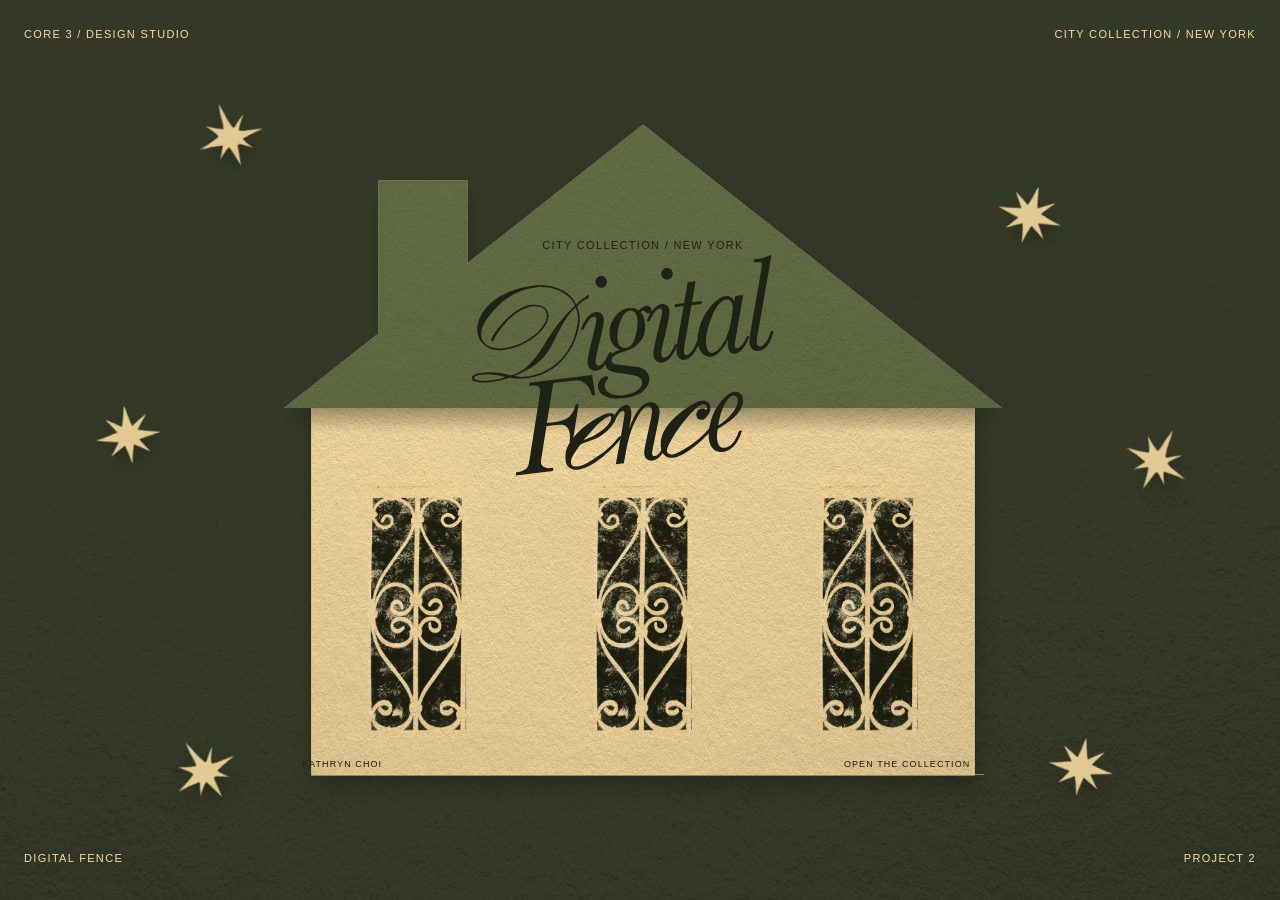
<file: index.html>
<!DOCTYPE html>
<html lang="en">
<head>
  <meta charset="UTF-8" />
  <meta name="viewport" content="width=device-width, initial-scale=1.0" />
  <title>Digital Fences</title>
  <link rel="stylesheet" href="style.css?v=90" />
  <link rel="stylesheet" href="home.css?v=76" />
</head>
<body class="scrapbook-home">
  <main class="fence-scrapbook">
    <div class="letter-scroll-scene">
    <div class="letter-viewport">
    <div class="scrapbook-meta"><span>CORE 3 / DESIGN STUDIO</span><span>CITY COLLECTION / NEW YORK</span></div>
    <header class="fence-envelope">
      <a class="house-collection-link" href="table-of-contents.html" aria-label="Open the collection — Table of Contents"><svg viewBox="0 0 800 720" aria-hidden="true"><path d="M148 103H233V256H148Z M84 303H716V670H84Z M58 320L400 50L742 320Z" fill="transparent"/></svg></a>
      <svg class="home-house" viewBox="0 0 800 720" aria-hidden="true">
        <defs><linearGradient id="roof-cast-shadow" x1="0" y1="0" x2="0" y2="1"><stop offset="0" stop-color="#202316" stop-opacity=".38"/><stop offset="1" stop-color="#202316" stop-opacity="0"/></linearGradient><clipPath id="house-paper-shape"><path d="M148 103H233V256H148Z M84 303H716V670H84Z M58 320L400 50L742 320Z"/></clipPath></defs>
        <path d="M148 103H233V256H148Z" fill="#626d43"/>
        <path d="M84 303H716V670H84Z" fill="#f9dda1"/>
        <rect x="84" y="320" width="632" height="24" fill="url(#roof-cast-shadow)"/>
        <path d="M58 320L400 50L742 320Z" fill="#626d43"/>
        <g class="house-photo-triptych">
          <image href="assets/home-fence5-v2.png" x="138" y="384" width="94" height="254" preserveAspectRatio="xMidYMid meet"/>
          <image href="assets/home-fence5-v2.png" x="353" y="384" width="94" height="254" preserveAspectRatio="xMidYMid meet"/>
          <image href="assets/home-fence5-v2.png" x="568" y="384" width="94" height="254" preserveAspectRatio="xMidYMid meet"/>
        </g>
      </svg>

      <p class="envelope-subtitle">CITY COLLECTION / NEW YORK</p>
      <h1 class="vector-title"><img src="assets/digital-fence-title-green.svg?v=1" alt="Digital Fence" /></h1>
      <div class="envelope-footer"><span>KATHRYN CHOI</span><a href="table-of-contents.html">OPEN THE COLLECTION →</a></div>
      <svg class="house-paper-overlay" viewBox="0 0 800 720" aria-hidden="true">
        <defs><clipPath id="house-overlay-shape"><path d="M148 103H233V256H148Z M84 303H716V670H84Z M58 320L400 50L742 320Z"/></clipPath></defs>
        <image href="assets/house-paper-texture.png" x="58" y="50" width="684" height="620" preserveAspectRatio="xMidYMid slice" clip-path="url(#house-overlay-shape)"/>
      </svg>
    </header>
      <div class="house-stars" aria-hidden="true">
        <svg width="0" height="0"><defs><filter id="star-cream" color-interpolation-filters="sRGB"><feColorMatrix type="matrix" values="0 0 0 0 .97647 0 0 0 0 .86667 0 0 0 0 .63137 0 0 0 1 0"/></filter></defs></svg>
        <img class="house-star star-one" src="assets/house-starburst-long.png" alt="" />
        <img class="house-star star-two" src="assets/house-starburst.png" alt="" />
        <img class="house-star star-three" src="assets/house-starburst.png" alt="" />
        <img class="house-star star-four" src="assets/house-starburst-long.png" alt="" />
        <img class="house-star star-five" src="assets/house-starburst-long.png" alt="" />
        <img class="house-star star-six" src="assets/house-starburst.png" alt="" />
      </div>

    <footer class="scrapbook-footer"><span>DIGITAL FENCE</span><span>PROJECT 2</span></footer>
    </div>
    </div>
  </main>
</body>
</html>
</file>
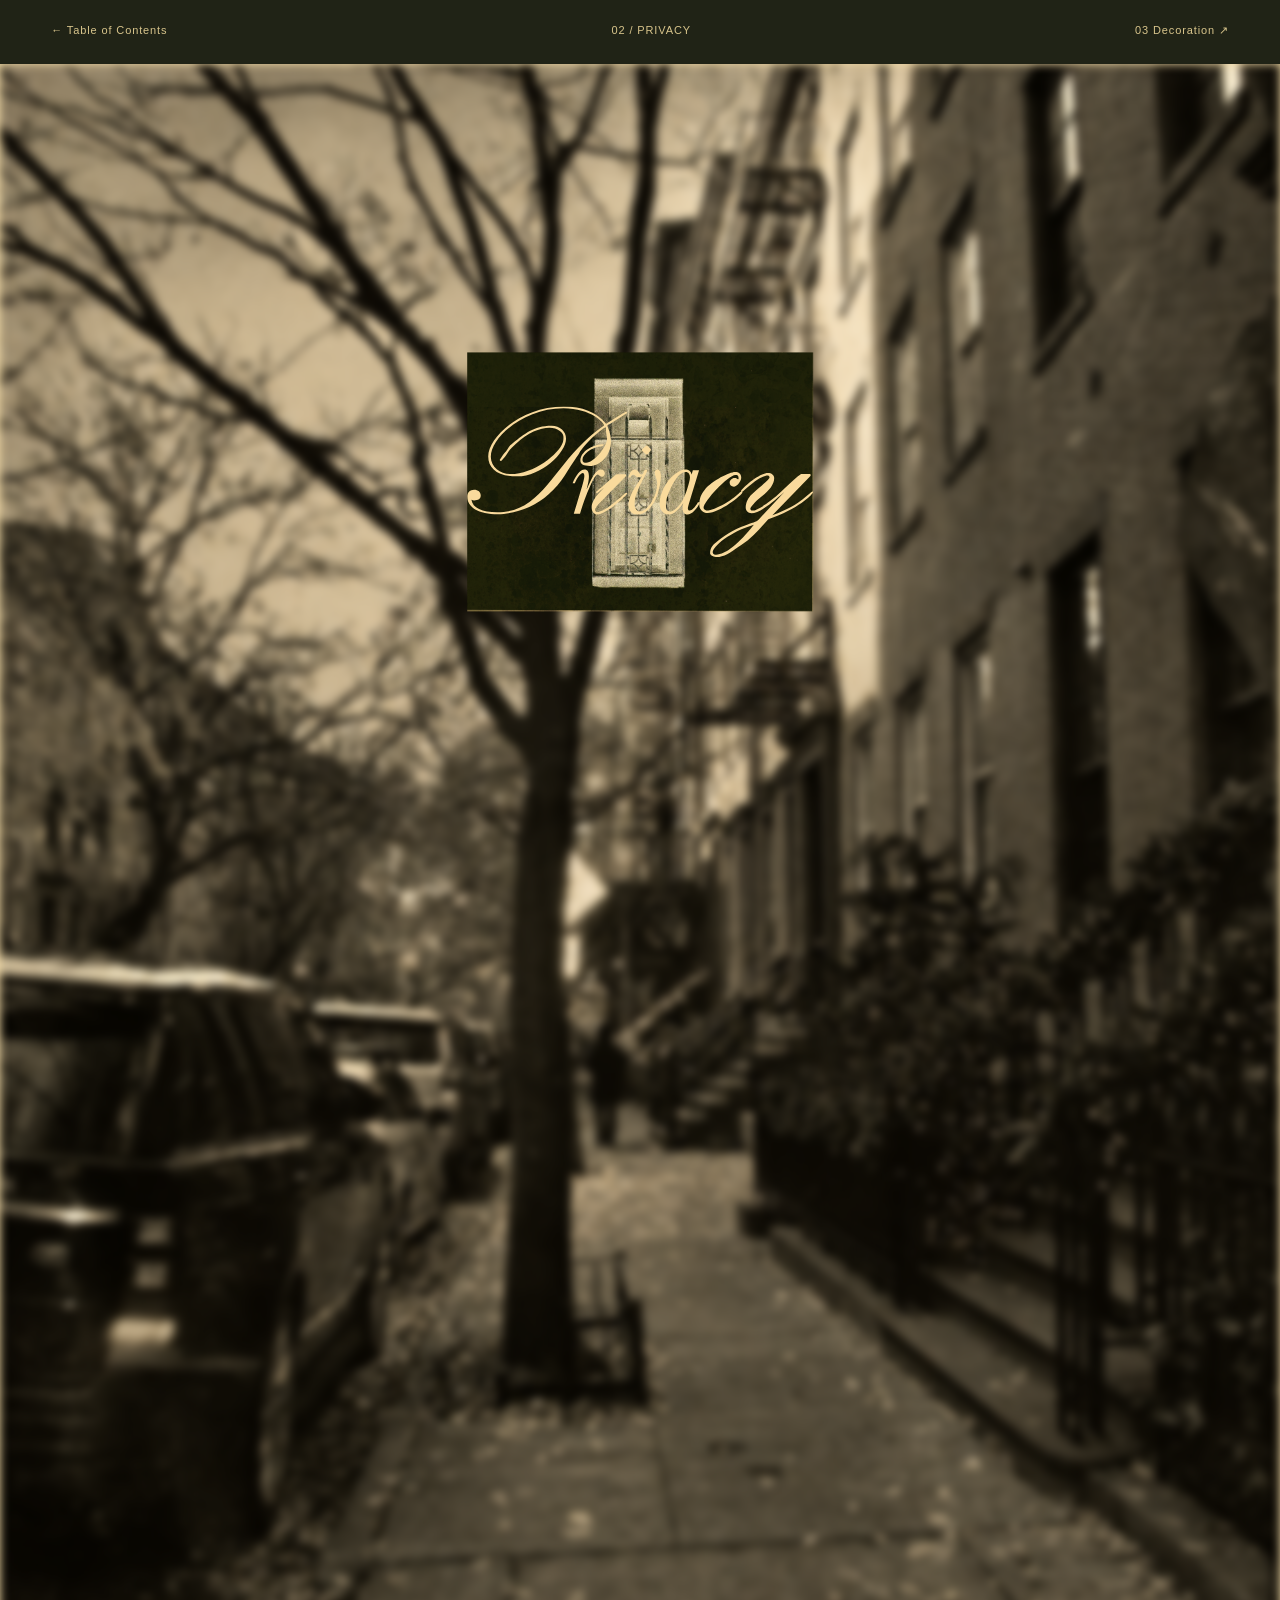
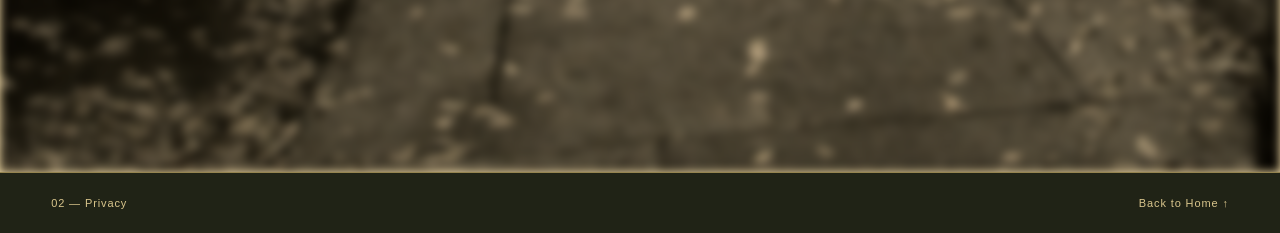
<file: entry-2.html>
<!DOCTYPE html>
<html lang="en" class="entry-root">
<head>
  <meta charset="UTF-8" />
  <meta name="viewport" content="width=device-width, initial-scale=1.0" />
  <title>Entry 2 — Privacy</title>
  <link rel="stylesheet" href="style.css?v=92" />
  <link rel="stylesheet" href="entry-2.css?v=28" />
</head>
<body class="entry-page chapter-two">
  <header class="chapter-navigation"><a href="table-of-contents.html">← Table of Contents</a><span>02 / PRIVACY</span><a href="entry-3.html">03 Decoration ↗</a></header>
  <main>
    <section class="chain-panel" aria-label="Chain-link fence">
      <div class="chain-collage">
        <img class="chain-street" src="assets/chain-street-sepia.png" alt="New York sidewalk, trees and brownstone fire escapes" />
      </div>

      <div class="chain-fixed-window">
      <svg class="chain-overlay" viewBox="0 0 1838 1344" preserveAspectRatio="xMidYMin meet" aria-hidden="true">
        <defs>
          <filter id="chain-green" x="0" y="0" width="100%" height="100%" color-interpolation-filters="sRGB">
            <feColorMatrix type="matrix" values="0 0 0 0 .976470588 0 0 0 0 .854901961 0 0 0 0 .611764706 -.2126 -.7152 -.0722 0 1" />
            <feComponentTransfer><feFuncA type="discrete" tableValues="0 1" /></feComponentTransfer>
          </filter>

        </defs>
        <image href="assets/chainlink-source.jpg" width="1838" height="1344" filter="url(#chain-green)" />
      </svg>
        <img class="chain-card chain-card-center" src="assets/fence1_v3.png" alt="Decorative iron door study" />
        <button class="privacy-toggle" type="button" aria-label="Show chain" aria-expanded="false"><img class="chain-calligraphy" src="assets/chain-calligraphy.svg?v=3" alt="Privacy" /></button>
      </div>
    </section>
  </main>
  <footer class="chapter-footer"><span>02 — Privacy</span><a href="index.html">Back to Home ↑</a></footer>
  <script>
    const privacyButton = document.querySelector('.privacy-toggle');
    const chainLayer = document.querySelector('.chain-overlay');
    let hovering = false;
    let focused = false;
    const updateChain = () => {
      const visible = hovering || focused;
      chainLayer.classList.toggle('is-visible', visible);
      privacyButton.setAttribute('aria-expanded', String(visible));
    };
    privacyButton.addEventListener('pointerenter', event => {
      if (event.pointerType === 'touch') return;
      hovering = true;
      updateChain();
    });
    privacyButton.addEventListener('pointerleave', () => {
      hovering = false;
      updateChain();
    });
    privacyButton.addEventListener('focus', () => {
      focused = privacyButton.matches(':focus-visible');
      updateChain();
    });
    privacyButton.addEventListener('blur', () => {
      focused = false;
      updateChain();
    });
    privacyButton.addEventListener('click', () => {
      if (window.matchMedia('(hover: none)').matches) {
        focused = !focused;
        updateChain();
      }
    });
  </script>
</body>
</html>
</file>
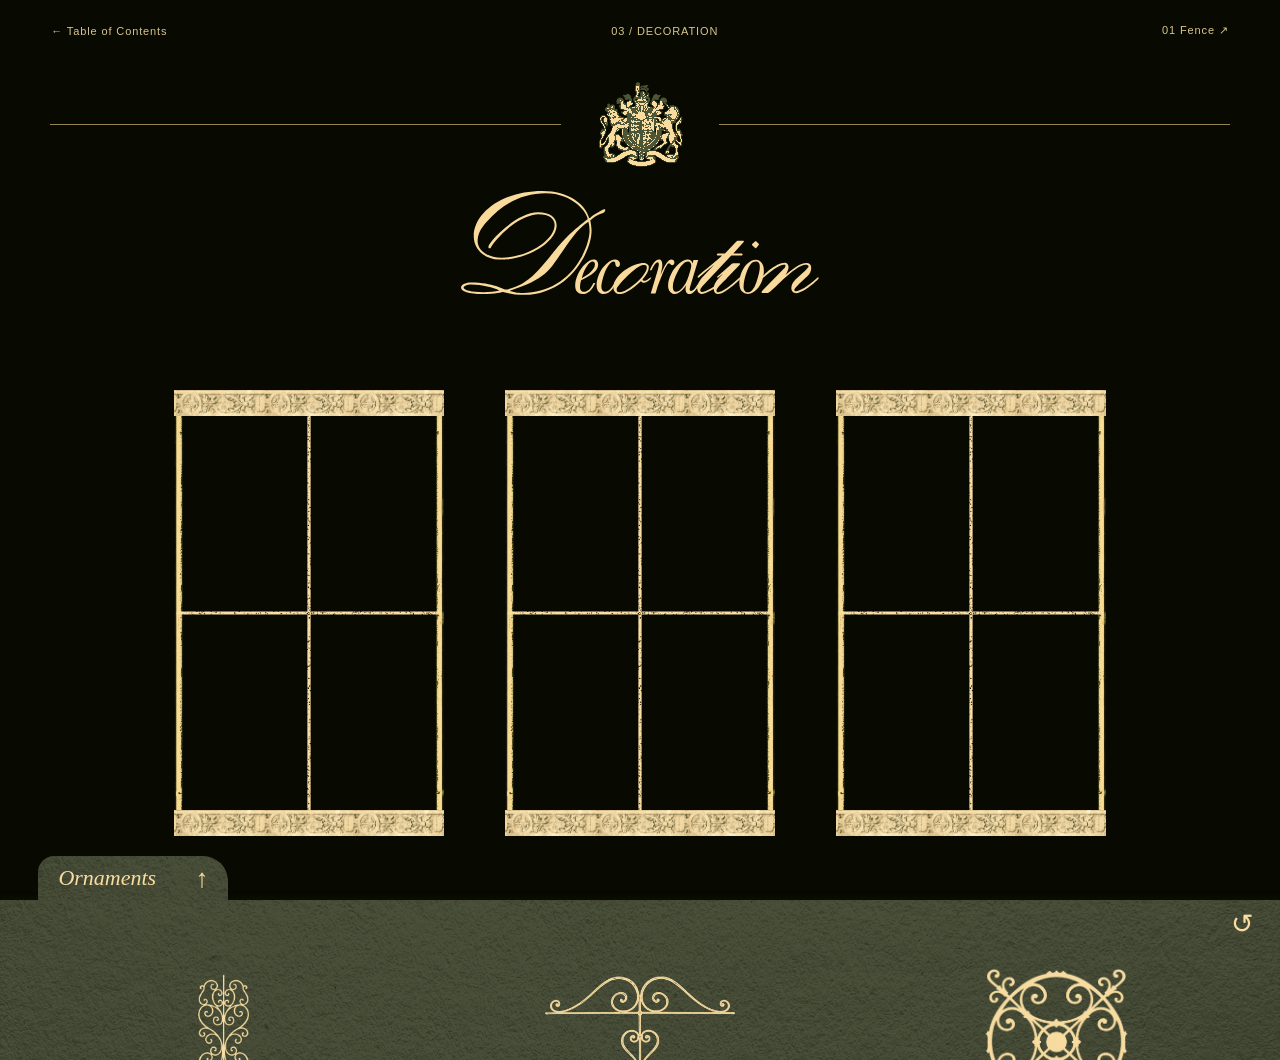
<file: entry-3.html>
<!DOCTYPE html>
<html lang="en" class="decoration-root">
<head>
  <meta charset="UTF-8" />
  <meta name="viewport" content="width=device-width, initial-scale=1.0" />
  <title>Entry 3 — Decoration</title>
  <link rel="stylesheet" href="style.css?v=107" />
  <link rel="stylesheet" href="entry-3.css?v=75" />
</head>
<body class="puzzle-page">
  <svg width="0" height="0" aria-hidden="true" style="position:absolute;pointer-events:none"><defs><filter id="sticker-frame-yellow" color-interpolation-filters="sRGB"><feColorMatrix type="matrix" values="0 0 0 0 .97647 0 0 0 0 .86667 0 0 0 0 .63137 0 0 0 1 0"/></filter><filter id="vine-frame-yellow" color-interpolation-filters="sRGB"><feColorMatrix type="matrix" values="0 0 0 0 .97647 0 0 0 0 .86667 0 0 0 0 .63137 -3 0 0 0 2"/><feComposite in2="SourceGraphic" operator="in"/></filter><filter id="ornament-dark-green" color-interpolation-filters="sRGB"><feColorMatrix type="matrix" values="0 0 0 0 .12549 0 0 0 0 .13725 0 0 0 0 .08627 -3 0 0 0 2"/></filter><filter id="ornament-yellow" color-interpolation-filters="sRGB"><feColorMatrix type="matrix" values="0 0 0 0 .97647 0 0 0 0 .86667 0 0 0 0 .63137 0 0 0 1 0"/></filter></defs></svg>
  <header class="puzzle-navigation"><a href="table-of-contents.html">← Table of Contents</a><span>03 / DECORATION</span><a href="entry-1.html">01 Fence ↗</a></header>
  <main class="puzzle-content">
    <div class="decoration-logo-divider">
      <div class="decoration-logo-crest">
        <svg width="0" height="0" aria-hidden="true" style="position:absolute">
          <defs>
            <filter id="decoration-ornament-yellow" color-interpolation-filters="sRGB">
              <feColorMatrix type="matrix" values=".737 0 0 0 0 0 .646 0 0 0 0 0 .421 0 0 0 0 0 1 0" />
            </filter>
            <filter id="decoration-crest-colors" color-interpolation-filters="sRGB">
              <feColorMatrix type="matrix" values=".2126 .7152 .0722 0 0 .2126 .7152 .0722 0 0 .2126 .7152 .0722 0 0 0 0 0 1 0" />
              <feComponentTransfer>
                <feFuncR type="discrete" tableValues=".305882 .984314" />
                <feFuncG type="discrete" tableValues=".345098 .866667" />
                <feFuncB type="discrete" tableValues=".211765 .627451" />
              </feComponentTransfer>
            </filter>
          </defs>
        </svg>
        <img src="assets/crest-no-text.png" alt="Green and yellow heraldic coat of arms" style="filter:url(#decoration-crest-colors)" />
      </div>
      </div>
    <h1 class="decoration-vector-title"><img src="assets/decoration-title.svg" alt="Decoration" /></h1>
    <section class="decoration-studio" aria-label="Arched windows and iron ornament collection">
      <div class="arched-windows" aria-label="Three undecorated arched windows">
        
        <div class="arched-window"><img class="window-stamp-frame" src="assets/fence13-frame-yellow.png" alt="Textured rectangular window frame" draggable="false" /><img class="window-stamp-cross" src="assets/window-stamp-cross.svg" alt="" aria-hidden="true" draggable="false" /></div>
        <div class="arched-window"><img class="window-stamp-frame" src="assets/fence13-frame-yellow.png" alt="Textured rectangular window frame" draggable="false" /><img class="window-stamp-cross" src="assets/window-stamp-cross.svg" alt="" aria-hidden="true" draggable="false" /></div>
        <div class="arched-window"><img class="window-stamp-frame" src="assets/fence13-frame-yellow.png" alt="Textured rectangular window frame" draggable="false" /><img class="window-stamp-cross" src="assets/window-stamp-cross.svg" alt="" aria-hidden="true" draggable="false" /></div>
      </div>
      <div class="pattern-drawer">
        <button class="pattern-drawer-toggle" type="button" aria-expanded="false" aria-controls="pattern-drawer-content" aria-label="Open sticker folder"><span>Ornaments</span><span class="folder-arrow" aria-hidden="true">↑</span></button>
        <div id="pattern-drawer-content" inert>
      <div class="decoration-controls"><button class="decoration-reset" type="button" aria-label="Reset all ornament positions" title="Reset"><span aria-hidden="true">↺</span></button></div>
      <aside class="pattern-collection" aria-label="Iron ornament patterns">
        <div class="pattern-slot tall"><img class="pattern-piece" src="assets/puzzle-fence23-transparent.png" alt="Symmetrical scrolling ornament" draggable="false" tabindex="0" role="button" aria-label="Move symmetrical scrolling ornament by dragging or using arrow keys" /></div>

        <div class="pattern-slot tall"><img class="pattern-piece" src="assets/fence-heart-scroll-stamp.png" alt="Twin scrolls and stacked heart ornament" draggable="false" tabindex="0" role="button" aria-label="Move heart scroll ornament by dragging or using arrow keys" /></div>
        <div class="pattern-slot tall"><img class="pattern-piece" src="assets/fence14-ornament.png" alt="Circular medallion and spiral fence ornament" draggable="false" tabindex="0" role="button" aria-label="Move circular fence ornament by dragging or using arrow keys" /></div>
        <div class="pattern-slot wide"><img class="pattern-piece" src="assets/paired-scroll-green-transparent.png" alt="Paired spiral ornament" draggable="false" tabindex="0" role="button" aria-label="Move paired spiral ornament by dragging or using arrow keys" /></div>
        <div class="pattern-slot vine"><img class="pattern-piece" src="assets/poem-fence18.svg" alt="Winding vine ornament" draggable="false" tabindex="0" role="button" aria-label="Move winding vine ornament by dragging or using arrow keys" /></div>
      </aside>
        </div>
      </div>
    </section>
  </main>
  <footer class="puzzle-footer"><span>03 — Decoration</span><a href="index.html">Back to Home ↑</a></footer>
  <script src="puzzle-drag.js?v=13"></script>
</body>
</html>
</file>
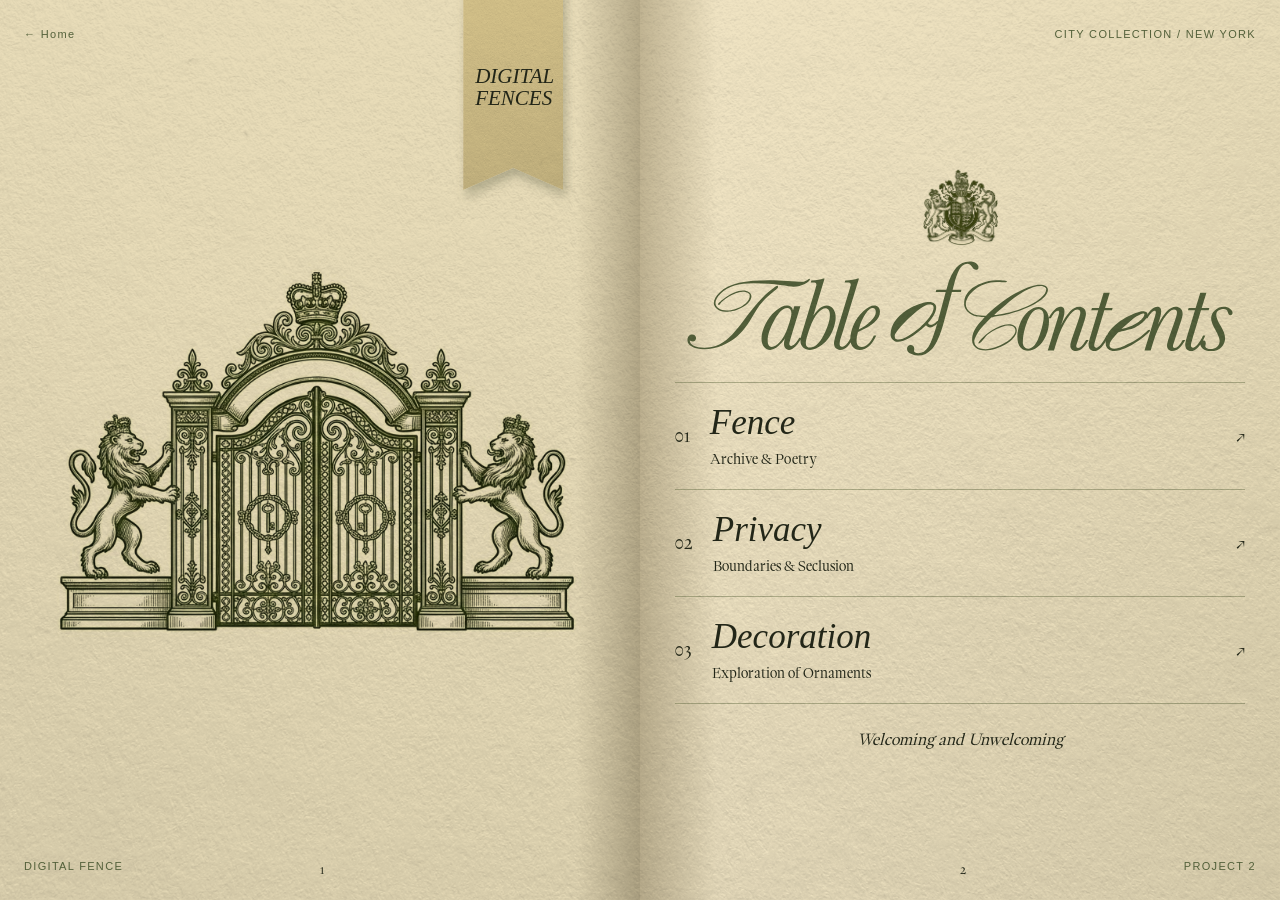
<file: table-of-contents.html>
<!DOCTYPE html>
<html lang="en">
<head>
  <meta charset="UTF-8" />
  <meta name="viewport" content="width=device-width, initial-scale=1.0" />
  <title>Table of Contents — Digital Fences</title>
  <link rel="stylesheet" href="style.css?v=105" />
  <link rel="stylesheet" href="home.css?v=37" />
  <link rel="stylesheet" href="contents.css?v=12" />
</head>
<body class="scrapbook-home contents-page">
  <svg width="0" height="0" aria-hidden="true" style="position:absolute;pointer-events:none"><defs><filter id="crest-paper-yellow" color-interpolation-filters="sRGB"><feColorMatrix type="matrix" values=".913725 0 0 0 0 0 .866667 0 0 0 0 0 .725490 0 0 0 0 0 1 0" /></filter></defs></svg>
  <main class="fence-scrapbook">
    <nav class="scrapbook-meta" aria-label="Page navigation"><a href="index.html">← Home</a><span>CITY COLLECTION / NEW YORK</span></nav>
    <div class="book-stage" id="archive-title">
    <section class="archive-book" aria-labelledby="index-heading">
      <div class="book-page book-left">
        <img class="book-fence book-illustration" src="assets/IllustrationFence.jpeg" alt="Illustrated ornate gate with a crown and two lions" />
        <div class="archive-stamp"><span>DIGITAL FENCES</span></div>
        <span class="page-number">1</span>
      </div>
      <div class="book-page book-right">
        <img class="book-crest" src="assets/crest-no-text.png" alt="" />
        <h2 id="index-heading" class="contents-vector"><img src="assets/table-of-contents.svg" alt="Table of Contents" /></h2>
        <a class="archive-entry" href="entry-1.html"><span>01</span><div><h3>Fence</h3><p>Archive &amp; Poetry</p></div><span aria-hidden="true">↗</span></a>
        <a class="archive-entry" href="entry-2.html"><span>02</span><div><h3>Privacy</h3><p>Boundaries &amp; Seclusion</p></div><span aria-hidden="true">↗</span></a>
        <a class="archive-entry" href="entry-3.html"><span>03</span><div><h3>Decoration</h3><p>Exploration of Ornaments</p></div><span aria-hidden="true">↗</span></a>
        <p class="book-note">Welcoming and Unwelcoming</p>
        <span class="page-number">2</span>
      </div>
    </section>
    </div>
    <footer class="scrapbook-footer"><span>DIGITAL FENCE</span><span>PROJECT 2</span></footer>
  </main>
</body>
</html>
</file>
<file: style.css>
@font-face {
  font-family: "PP Writer Book";
  src: url("assets/fonts/PPWriter-Book.otf") format("opentype");
  font-weight: 400;
  font-style: normal;
  font-display: swap;
}

@font-face {
  font-family: "PP Writer";
  src: url("assets/fonts/PPWriter-Regular.otf") format("opentype");
  font-weight: 400;
  font-style: normal;
  font-display: swap;
}

/* =========================================
   RESET
========================================= */

* {
  margin: 0;
  padding: 0;
  box-sizing: border-box;
}

html,
body {
  width: 100%;
  height: 100%;
}

body {
  overflow: hidden;
  background: #666662;
}


/* =========================================
   MAIN PAGE
========================================= */

.home {
  position: relative;

  width: 100vw;
  height: 100vh;

  overflow: hidden;

  background: #666662;
}


/* =========================================
   BACKGROUND
========================================= */

.background {
  position: absolute;
  inset: 0;
  overflow: hidden;
  z-index: 0;
  background: #202316;
  pointer-events: none;
}

/* Static yellow haze over the olive background. */
.background::before {
  content: "";
  position: absolute;
  inset: -100px;
  background:
    radial-gradient(ellipse at 22% 28%, #bba15e 0%, transparent 28%),
    radial-gradient(ellipse at 76% 48%, #d9bf72 0%, transparent 25%),
    radial-gradient(ellipse at 38% 88%, #bba15e 0%, transparent 24%);
  filter: blur(85px);
}


/* =========================================
   TOP INFORMATION
========================================= */

.top-info {
  position: absolute;

  top: 18px;

  z-index: 10;

  display: flex;
  flex-direction: column;

  gap: 1px;

  color: #d8c8a3;

  font-family: Arial, Helvetica, sans-serif;

  font-size: 8px;

  line-height: 1.15;

  letter-spacing: 0;

  pointer-events: none;
}


/* TOP LEFT */

.top-info-left {
  left: 18px;

  text-align: left;
}


/* TOP RIGHT */

.top-info-right {
  right: 18px;

  text-align: right;
}


/* SECOND LINE */

.top-info div:nth-child(2) {
  font-size: 7px;

  opacity: 0.92;
}


/* =========================================
   TITLE
========================================= */

.title-wrap {
  position: absolute;

  right: 24px;
  bottom: 22px;

  z-index: 10;
}


.title {
  margin: 0;

  color: #d8c8a3;

  font-family:
    Baskerville,
    "Baskerville Old Face",
    "Times New Roman",
    Georgia,
    serif;

  font-size: clamp(110px, 14vw, 220px);

  font-weight: 400;
  font-style: italic;

  line-height: 0.85;

  letter-spacing: -0.07em;

  opacity: 0.9;
}


/* =========================================
   MOBILE
========================================= */

@media (max-width: 768px) {

  .top-info {
    top: 14px;

    font-size: 7px;
  }

  .top-info-left {
    left: 14px;
  }

  .top-info-right {
    right: 14px;
  }

  .title-wrap {
    right: 18px;
    bottom: 20px;
  }

  .title {
    font-size: clamp(80px, 24vw, 150px);
  }
}

/* =========================================
   NAVIGATION BUTTON
========================================= */

.nav-button {
  position: absolute;
  z-index: 50;

  display: flex;
  align-items: center;
  justify-content: center;

  text-decoration: none;

  opacity: 1;

  transition:
    opacity 0.3s ease,
    transform 0.3s ease;
}


/* RIGHT BUTTON */

.nav-right {
  right: max(32px, 3vw);
  top: 50%;
  width: clamp(48px, 4vw, 72px);
  height: auto;
  aspect-ratio: 1004 / 2791;
  overflow: hidden;

  transform: translateY(-50%);
}


/* IMAGE */

.nav-right svg {
  display: block;
  width: 100%;
  height: 100%;
}

.nav-right:focus-visible {
  outline: 2px solid #d9bf72;
  outline-offset: 6px;
}


/* HOVER */

.nav-right:hover {
  opacity: 1;

  transform:
    translateY(-50%)
    translateX(4px);
}


/* CLICK */

.nav-right:active {
  transform:
    translateY(-50%)
    translateX(7px)
    scale(0.96);
}


/* ENTRY PAGE */
html.entry-root {
  background: #212416;
  color-scheme: dark;
  scrollbar-color: #958450 #212416;
}

html.entry-root::-webkit-scrollbar {
  width: 10px;
}

html.entry-root::-webkit-scrollbar-track {
  background: #212416;
}

html.entry-root::-webkit-scrollbar-thumb {
  background: #958450;
  border: 2px solid #212416;
  border-radius: 8px;
}

body.entry-page {
  height: auto;
  min-height: 100vh;
  overflow-x: clip;
  overflow-y: visible;
  background: #212416;
  color: #d8c58c;
}

.entry-content {
  width: min(92%, 1440px);
  margin: 0 auto;
  padding: 0;
}

.entry-header {
  padding: 18px 0 62px;
  text-align: center;
  border-bottom: 1px solid #958450;
}

.entry-home {
  display: block;
  width: fit-content;
  position: absolute;
  top: 12px;
  left: 50%;
  transform: translateX(-50%);
  z-index: 2;
  margin: 0;
  color: #202316;
  text-decoration: none;
  font: 10px Arial, Helvetica, sans-serif;
}

.entry-ornament {
  position: relative;
  width: 94px;
  aspect-ratio: 1572 / 698;
  overflow: hidden;
  margin: 0 auto;
}

.entry-ornament img {
  position: absolute;
  width: 116%;
  max-width: none;
  left: -7.7%;
  top: -46.8%;
  filter: grayscale(1) contrast(8) invert(1) sepia(1) saturate(.7);
  mix-blend-mode: screen;
}

.entry-header h1 {
  margin: 6px 0 8px;
  font-family: Baskerville, "Baskerville Old Face", "Times New Roman", serif;
  font-size: clamp(78px, 12vw, 124px);
  font-weight: 400;
  font-style: italic;
  letter-spacing: -.075em;
  line-height: 1;
}

.entry-intro {
  max-width: 520px;
  margin: 0 auto 30px;
  font: 14px/1.45 "PP Writer", "Times New Roman", serif;
}

.entry-collage {
  display: grid;
  grid-template-columns: repeat(12, minmax(0, 1fr));
  grid-template-rows: repeat(25, 72px);
  column-gap: 12px;
  padding: 120px 64px 0;
}

.collage-figure { margin: 0; }
.collage-figure img {
  display: block;
  width: 100%;
  height: 100%;
  object-fit: contain;
}
.entry-copy {
  font: 14px/1.35 "PP Writer", "Times New Roman", serif;
  text-align: center;
  align-self: start;
}
.copy-one { grid-column: 5 / 13; grid-row: 2 / 5; }
.fence-grid { grid-column: 6 / 13; grid-row: 6 / 10; }
.fence-diamond { grid-column: 3 / 6; grid-row: 9 / 16; }
.copy-two { grid-column: 9 / 13; grid-row: 10 / 15; padding-top: 30px; }
.fence-brick { grid-column: 5 / 13; grid-row: 15 / 20; }
.copy-three { grid-column: 1 / 5; grid-row: 17 / 22; padding-right: 16px; }
.fence-gate { grid-column: 2 / 8; grid-row: 22 / 26; }
.copy-four { grid-column: 8 / 13; grid-row: 21 / 26; padding: 28px 0 0 12px; }

.entry-footer { padding: 110px 0 40px; text-align: center; }
.entry-footer a { color: inherit; font: 11px Arial, sans-serif; text-underline-offset: 5px; }
.entry-home:focus-visible, .entry-footer a:focus-visible { outline: 1px solid currentColor; outline-offset: 6px; }

@media (max-width: 600px) {
  .entry-content { width: 100%; padding: 0 18px; }
  .entry-header { padding-bottom: 44px; }
  .entry-intro { max-width: 320px; font-size: 13px; }
  .desktop-break { display: none; }
  .entry-collage { padding: 65px 0 0; column-gap: 8px; grid-template-rows: repeat(25, 44px); }
  .entry-copy { font-size: 10px; line-height: 1.4; }
  .fence-diamond { grid-column: 2 / 6; }
  .copy-two { grid-column: 8 / 13; padding-top: 12px; }
  .copy-three { padding-right: 0; }
  .copy-four { padding: 0 0 0 4px; }
  .entry-footer { padding-top: 80px; }
}


/* Small photo row below the title. */
.entry-thumbnails {
  width: 96%;
  margin-left: auto;
  margin-right: auto;
  display: flex;
  align-items: center;
  justify-content: space-between;
  gap: 10px;
  margin-top: 64px;
}

.entry-thumbnails img {
  width: clamp(30px, 8vw, 92px);
  height: clamp(28px, 6vw, 64px);
  object-fit: contain;
  transition: transform .25s ease;
}

.entry-thumbnails .thumb-narrow {
  width: clamp(15px, 3vw, 30px);
}

.entry-thumbnails img:hover {
  transform: translateY(-6px);
}

.entry-header {
  padding-bottom: 24px;
}

@media (prefers-reduced-motion: reduce) {
  .entry-thumbnails img { transition: none; }
}


/* Expand the photo strip and move its divider down with it. */
.entry-header { padding-bottom: 30px; }
.photos-toggle {
  display: block;
  width: 48px;
  height: 40px;
  margin: 36px auto 0;
  padding: 10px;
  border: 0;
  background: transparent;
  color: #d8c58c;
  cursor: pointer;
}
.photos-toggle svg {
  display: block;
  width: 100%;
  height: 100%;
  fill: none;
  stroke: currentColor;
  stroke-width: 1.5;
  transition: transform .5s ease;
}
.photos-toggle[aria-expanded="true"] svg { transform: rotate(180deg); }
.photos-toggle:focus-visible { outline: 1px solid currentColor; outline-offset: 4px; }
.extra-photos {
  display: grid;
  grid-template-rows: 0fr;
  visibility: hidden;
  transition: grid-template-rows .8s ease, visibility .8s;
}
.extra-photos.is-open { grid-template-rows: 1fr; visibility: visible; }
.extra-photos-inner { overflow: hidden; min-height: 0; }
.extra-photos .entry-thumbnails { margin-top: 26px; padding: 8px 0; }
@media (prefers-reduced-motion: reduce) {
  .extra-photos, .photos-toggle svg { transition: none; }
}


/* Fence composition above the home link. */
.fence-panel {
  position: relative;
  z-index: 1;
  display: grid;
  place-items: center;
  aspect-ratio: 4.8 / 1;
  margin: 0;
  width: 100%;
  background: #fbdda0;
}
.fence-triptych {
  display: flex;
  align-items: stretch;
  justify-content: center;
  gap: 2%;
  width: 35%;
  height: 76%;
}
.fence-panel-side {
  display: block;
  width: 22%;
  height: 100%;
}
.fence-panel-side-right { transform: scaleX(-1); }
.fence-panel-center {
  display: block;
  width: 52%;
  height: 100%;
  object-fit: contain;
}



/* Foreground fence below the window panel. */
.bottom-fence {
  position: relative;
  z-index: 3;
  display: flex;
  width: 100%;
  background: #fbdda0;
  overflow: visible;
}
.bottom-fence svg {
  display: block;
  width: calc(100% / 3);
  height: auto;
  flex-shrink: 0;
}




/* Remove the source yellow: both images inherit the same panel yellow. */
.fence-panel-side,
.fence-panel-center,
.bottom-fence svg {
  filter: grayscale(1) contrast(20);
  mix-blend-mode: multiply;
}
.fence-panel, .bottom-fence { isolation: isolate; background: #fbdda0; }

.bottom-fence svg { will-change: transform; }


/* The moving fence has a transparent background, even outside its strip. */
.bottom-fence svg {
  filter: none;
  mix-blend-mode: normal;
}


/* One moving layer keeps the fence and green base joined. */
.bottom-fence {
  display: block;
  padding-bottom: 24px;
}
.fence-moving {
  position: relative;
  display: flex;
  width: 100%;
  will-change: transform;
}
.fence-green-base {
  position: absolute;
  top: calc(100% - 2px);
  left: 0;
  width: 100%;
  height: 26px;
  background: #202316;
}


/* Reveal content underneath without changing layout during scrolling. */
.bottom-fence {
  padding-bottom: 0;
  background: transparent;
}
.bottom-fence::before {
  content: "";
  position: absolute;
  inset: 0 0 0 0;
  background: #fbdda0;
  clip-path: inset(0 0 var(--fence-offset, 0px) 0);
  pointer-events: none;
}
.fence-moving { z-index: 1; }
.fence-green-base { height: 26px; background: #212416; }


/* Extend green behind the reveal so no yellow seam remains. */
.fence-green-base {
  height: calc(26px + var(--fence-offset, 0px));
}
.entry-content {
  position: relative;
  z-index: 4;
  clip-path: inset(var(--reveal-top, 0px) 0 0 0);
}

/* Keep the base attached directly to the extended fence legs. */
.fence-green-base { background: #212416; }


/* Photo collage behind the chain-link layer. */
.chain-panel {
  position: relative;
  width: 100%;
  margin-top: 80px;
  aspect-ratio: 1838 / 1344;
  background: #fbdda0;
  overflow: hidden;
  isolation: isolate;
}
.chain-collage { position: absolute; inset: 0; }
.chain-photo { position: absolute; display: block; height: auto; }
.photo-a { width: 34%; left: 4%; top: 7%; transform: rotate(-9deg); }
.photo-b { width: 17%; left: 41%; top: 3%; transform: rotate(7deg); }
.photo-c { width: 31%; right: 3%; top: 17%; transform: rotate(-6deg); }
.photo-d { width: 36%; left: 22%; top: 44%; transform: rotate(5deg); }
.photo-e { width: 27%; left: 2%; bottom: 4%; transform: rotate(-5deg); }
.photo-f { width: 30%; right: 5%; bottom: 6%; transform: rotate(9deg); }
.chain-overlay {
  position: absolute;
  inset: 0;
  z-index: 1;
  display: block;
  width: 100%;
  height: 100%;
  object-fit: fill;
  pointer-events: none;
}


/* Crest centered on the divider beneath the arrow. */
.entry-header { position: relative; }
.divider-crest {
  position: absolute;
  left: 50%;
  bottom: 0;
  transform: translate(-50%, 50%);
  width: 110px;
  padding: 0 12px;
  background: #212416;
}
.divider-crest img { display: block; width: 100%; height: auto; }

/* More room between the gallery arrow and divider crest. */
.entry-header { padding-bottom: 64px; }


/* Restore the earlier upper ornament position. */
.entry-header > .entry-ornament:first-of-type {
  transform: translateY(-20px);
}


/* Join the fence directly to the revealed page without an extra green band. */
.fence-green-base {
  top: calc(100% - 1px);
  height: calc(var(--fence-offset, 0px) + 1px);
  background: #212416;
}
.entry-header > .entry-ornament:first-of-type { transform: none; }


/* Stop at the gallery until the arrow reveals the writing. */
[hidden] { display: none !important; }
.photos-toggle.reveal-writing svg { transform: none; }
.entry-content:has(#entry-writing[hidden]) { padding-bottom: 8px; }


/* Clicking the arrow raises the gallery divider and the writing together. */
.entry-header.writing-opening {
  overflow: hidden;
  transition: height 1s cubic-bezier(.25,.7,.25,1), padding 1s cubic-bezier(.25,.7,.25,1);
}
.entry-header.writing-open { padding-top: 0; padding-bottom: 0; border-bottom: 0; }
@media (prefers-reduced-motion: reduce) {
  .entry-header.writing-opening { transition: none; }
}


/* Close arrow above the opened writing. */
.writing-close {
  display: block;
  width: 48px;
  height: 40px;
  margin: 32px auto 0;
  padding: 10px;
  border: 0;
  background: transparent;
  color: #d8c58c;
  cursor: pointer;
}
.writing-close svg { width: 100%; height: 100%; fill: none; stroke: currentColor; stroke-width: 1.5; }
.writing-close:focus-visible { outline: 1px solid currentColor; outline-offset: 4px; }


/* Keep the close arrow and writing close together. */
.writing-close { margin-top: 12px; }
.writing-close + .entry-collage { padding-top: 24px; }


/* The close arrow stays visible above the writing without auto-scrolling. */
.writing-close {
  position: fixed;
  top: 16px;
  left: 50%;
  transform: translateX(-50%);
  z-index: 20;
  margin: 0;
  background: #212416;
  border-radius: 4px;
}
.entry-collage { padding-top: 64px; }


/* Divider and crest now sit above the title area. */
.entry-header { border-bottom: 0; }
.top-logo-divider {
  position: relative;
  border-top: 1px solid #958450;
  margin: 55px 0 72px;
}
.top-logo-divider .divider-crest {
  top: 0;
  bottom: auto;
  transform: translate(-50%, -50%);
}

/* Compact space below the gallery arrow before the writing opens. */
.entry-header:not(.writing-opening) { padding-bottom: 12px; }


/* Gallery stop: keep the arrow close to the bottom of the screen. */
.entry-content:has(#entry-writing[hidden]) {
  padding-bottom: 0;
}
.entry-header:not(.writing-opening) {
  padding-bottom: 16px;
  min-height: 100svh;
}
.photos-toggle.reveal-writing { margin-top: 24px; }
.entry-header.writing-opening { min-height: 0; }


/* Arrow is a handle on the full-width window edge. */
.writing-edge {
  position: fixed;
  top: 0;
  left: 0;
  width: 100%;
  z-index: 20;
  height: 52px;
  background: #212416;
  border-bottom: 1px solid #958450;
}
.writing-edge .writing-close {
  position: static;
  display: block;
  transform: none;
  margin: 6px auto;
  background: transparent;
  border-radius: 0;
}




/* Matching slide easing and a half-turn for both arrow states. */
.entry-header.writing-opening {
  transition: height 1.1s cubic-bezier(.4,0,.2,1), padding 1.1s cubic-bezier(.4,0,.2,1);
}
.photos-toggle.reveal-writing svg,
.writing-close svg { transition: transform .55s cubic-bezier(.4,0,.2,1); transform: rotate(0deg); }
body.writing-active .photos-toggle.reveal-writing svg,
body.writing-active .writing-close svg { transform: rotate(180deg); }
@media (prefers-reduced-motion: reduce) {
  .entry-header.writing-opening, .photos-toggle.reveal-writing svg, .writing-close svg { transition: none; }
}


/* Stop the moving bar below the logo without leaving an empty cutout. */
.entry-header.writing-open { overflow: hidden; }
.writing-edge { height: 40px; }
.writing-edge .writing-close { margin: 0 auto; }


/* No separate opaque strip across the page. */
.writing-edge {
  background: transparent;
  border-bottom: 0;
  pointer-events: none;
}
.writing-edge .writing-close {
  background: transparent;
  pointer-events: auto;
}

/* The writing arrow scrolls with the document. */
body.entry-page { position: relative; }
.writing-edge { position: absolute; }


/* Pin only the line and crest after the gallery has finished opening. */
.top-logo-divider.pinned-logo {
  position: fixed;
  z-index: 18;
  margin: 0;
  pointer-events: none;
}


/* Clear the crest backing and lower it slightly. */
.divider-crest { background: transparent; }
.top-logo-divider .divider-crest {
  transform: translate(-50%, -50%) translateY(8px);
}


/* Two separate lines leave a clear opening around the crest. */
.top-logo-divider { border-top: 0; }
.top-logo-divider::before,
.top-logo-divider::after {
  content: "";
  position: absolute;
  top: 0;
  height: 1px;
  width: calc(50% - 66px);
  background: #958450;
}
.top-logo-divider::before { left: 0; }
.top-logo-divider::after { right: 0; }


/* Reserve breathing room below the crest before the heading. */
.top-logo-divider:not(.pinned-logo) {
  min-height: 1px;
  margin-bottom: 100px;
}


/* Keep the gallery crest clear of the viewport's upper edge. */
.top-logo-divider:not(.pinned-logo) .divider-crest {
  transform: translate(-50%, -50%) translateY(20px);
}


/* Preserve the same crest geometry when switching to fixed placement. */
.top-logo-divider:not(.pinned-logo) { margin-top: 79px; }
.top-logo-divider.pinned-logo { min-height: 1px; transition: top .45s cubic-bezier(.4,0,.2,1); }
.top-logo-divider.pinned-logo .divider-crest {
  transform: translate(-50%, -50%) translateY(20px);
}
@media (prefers-reduced-motion: reduce) {
  .top-logo-divider.pinned-logo { transition: none; }
}


/* Structural attachment: the arrow always sits on the same moving edge. */
.gallery-shell { position: relative; }
.gallery-shell > .writing-edge {
  position: absolute;
  top: 100%;
  left: 0;
  width: 100%;
  height: 40px;
  transform: translateY(-1px);
}

/* Follow the window edge directly without lag. */
.top-logo-divider.pinned-logo { transition: none; }


/* Place the writing handle directly below the logo when open. */
.gallery-shell > .writing-edge { position: fixed; }


/* Match viewport coordinates used by the pinned crest. */
body.entry-page > .writing-edge {
  position: fixed;
  left: 0;
  width: 100%;
}


/* Arrow and crest share one fixed layer, so they cannot lag apart. */
.pinned-logo > .writing-edge {
  position: absolute;
  left: 50%;
  width: 100vw;
  transform: translateX(-50%);
}


/* One physical arrow, reused in both window positions. */
.entry-header .photos-toggle.writing-close {
  position: static;
  transform: none;
  margin: 24px auto 0;
  background: transparent;
}
.writing-edge .photos-toggle.writing-close { margin: 0 auto; }

/* Let the expanding gallery push the writing down without scroll anchoring. */
html.entry-root, body.entry-page { overflow-anchor: none; }
html.entry-root { height: auto; min-height: 100%; overflow-x: clip; overflow-y: auto; }
body.entry-page { height: auto; overflow-x: clip; overflow-y: visible; }

/* Frost's lines move through the photographs in loose, uneven clusters. */
.entry-collage.poem-collage { grid-template-rows:none; grid-auto-rows:auto; row-gap:56px; padding:100px 40px 60px; align-items:start; }
.poem-heading { grid-column:5 / 12; grid-row:1; text-align:left; padding-bottom:8px; }
.poem-heading h2 { font:italic clamp(36px,5vw,64px)/1 Baskerville,'Times New Roman',serif; font-weight:400; margin-bottom:14px; }
.poem-heading p { font:13px 'PP Writer',Georgia,serif; }
.poem-collage .poem-fragment { font:clamp(14px,1.4vw,20px)/1.65 'PP Writer',Georgia,serif; padding:0; text-align:left; margin:0; }
.poem-collage .verse-1 { grid-column:5 / 13; grid-row:2; }
.poem-collage .fence-grid { grid-column:7 / 13; grid-row:3 / 5; }
.poem-collage .verse-2 { grid-column:1 / 7; grid-row:3; padding-top:20px; }
.poem-collage .verse-3 { grid-column:2 / 8; grid-row:5; text-align:right; }
.poem-collage .fence-diamond { grid-column:1 / 4; grid-row:6 / 8; }
.poem-collage .verse-4 { grid-column:6 / 13; grid-row:6; }
.poem-collage .verse-5 { grid-column:5 / 12; grid-row:7; padding-left:24px; }
.poem-collage .fence-brick { grid-column:6 / 13; grid-row:8 / 10; }
.poem-collage .verse-6 { grid-column:1 / 7; grid-row:8; }
.poem-collage .verse-7 { grid-column:2 / 10; grid-row:10; }
.poem-collage .verse-8 { grid-column:5 / 13; grid-row:11; text-align:right; }
.poem-collage .fence-gate { grid-column:1 / 5; grid-row:12 / 14; }
.poem-collage .verse-9 { grid-column:6 / 13; grid-row:12; }
.poem-collage .verse-10 { grid-column:5 / 12; grid-row:13; }
.poem-collage .verse-11 { grid-column:3 / 12; grid-row:14; text-align:right; padding-top:16px; }
.poem-collage .collage-figure img { height:auto; max-height:480px; }
@media(max-width:700px) {
 .entry-collage.poem-collage { padding:90px 0 40px; row-gap:40px; }
 .poem-heading { grid-column:2 / 13; }
 .poem-collage .poem-fragment { grid-column:1 / 13; font-size:15px; overflow-wrap:anywhere; }
 .poem-collage .verse-1,.poem-collage .verse-4,.poem-collage .verse-7,.poem-collage .verse-9 { padding-left:18px; }
 .poem-collage .fence-grid { grid-column:6 / 13; grid-row:4; }
 .poem-collage .fence-diamond { grid-column:1 / 5; grid-row:6; opacity:.5; }
 .poem-collage .verse-4 { grid-column:5 / 13; font-size:14px; }
 .poem-collage .fence-brick { grid-column:5 / 13; grid-row:9; }
 .poem-collage .fence-gate { grid-column:1 / 5; grid-row:12; opacity:.5; }
 .poem-collage .verse-9 { grid-column:5 / 13; font-size:14px; }
 .poem-collage .verse-5 { padding-left:12px; }
}

/* Matching chapter navigation on the Fence page. */
body.entry-page > .chapter-navigation { position:relative; width:100%; z-index:5; background:#fbdda0; display:flex; justify-content:space-between; align-items:center; gap:16px; padding:24px 4%; color:#202316; font:11px Arial,sans-serif; letter-spacing:.08em; }
body.entry-page > .chapter-navigation a { color:inherit; text-decoration:none; }
body.entry-page > .chapter-navigation a:hover { text-decoration:underline; }
body.entry-page > .chapter-navigation a:focus-visible { outline:1px solid currentColor; outline-offset:5px; }
@media(max-width:600px) { body.entry-page > .chapter-navigation { font-size:9px; padding:20px 5%; letter-spacing:0; } }

/* Bring the Fence composition a little closer to its navigation. */
body.entry-page > .chapter-navigation { padding-bottom:0; }
@media(max-width:600px) { body.entry-page > .chapter-navigation { padding-bottom:0; } }

body.entry-page > .fence-panel { margin-top:-8px; }

/* A text-only poem: preserve the drifting alignment without empty photo rows. */
.entry-collage.poem-collage { row-gap:64px; }
.poem-collage .verse-1 { grid-row:2; }
.poem-collage .verse-2 { grid-row:3; }
.poem-collage .verse-3 { grid-row:4; }
.poem-collage .verse-4 { grid-row:5; }
.poem-collage .verse-5 { grid-row:6; }
.poem-collage .verse-6 { grid-row:7; }
.poem-collage .verse-7 { grid-row:8; }
.poem-collage .verse-8 { grid-row:9; }
.poem-collage .verse-9 { grid-row:10; }
.poem-collage .verse-10 { grid-row:11; }
.poem-collage .verse-11 { grid-row:12; }
@media(max-width:700px) {
 .poem-collage .verse-4,.poem-collage .verse-9 { grid-column:1 / 13; font-size:15px; }
}

/* Calligraphic initial only; the stanza keeps its original typography. */
@font-face { font-family:"Classic Script MN"; src:local("Classic Script MN"),local("ClassicScriptMN"); font-weight:400; font-style:normal; }
.poem-initial { font-family:"Classic Script MN","Snell Roundhand",cursive; font-size:2em; line-height:0; font-weight:400; }

.entry-footer.chapter-footer { display:flex; justify-content:space-between; align-items:center; gap:16px; padding:24px 4%; border-top:1px solid #958450; background:#212416; color:#d8c58c; text-align:left; font:11px Arial,sans-serif; letter-spacing:.08em; }
.entry-footer.chapter-footer a { font:inherit; color:inherit; text-decoration:none; }
.entry-footer.chapter-footer a:hover { text-decoration:underline; }
@media(max-width:600px) { .entry-footer.chapter-footer { font-size:9px; padding:20px 5%; letter-spacing:0; } }

.entry-header h1.fence-vector-title { width:clamp(180px,23vw,280px); margin:6px auto 18px; line-height:0; }
.fence-vector-title img { display:block; width:100%; height:auto; }

.entry-header .entry-intro { max-width:820px; width:94%; }
@media(max-width:600px) { .entry-header .entry-intro { width:96%; max-width:none; } }

/* Staggered narrow poem blocks, alternating around the central seam. */
.entry-collage.poem-collage { display:flex; flex-direction:column; width:min(100%,780px); margin-inline:auto; padding:100px 0 64px; gap:28px; }
.poem-collage .poem-heading { width:52%; margin:0 0 30px; padding:0; align-self:flex-start; }
.poem-collage .poem-fragment { width:52%; max-width:405px; font-size:18px; line-height:1.5; padding:0; }
.poem-collage .poem-fragment:nth-of-type(odd) { align-self:flex-start; text-align:right; }
.poem-collage .poem-fragment:nth-of-type(even) { align-self:flex-end; text-align:left; }
@media(max-width:700px) {
 .entry-collage.poem-collage { padding:90px 0 48px; gap:24px; }
 .poem-collage .poem-fragment { width:58%; font-size:15px; padding:0; }
 .poem-collage .poem-heading { width:100%; }
}

/* Keep the central seam while letting each stanza reach a different distance. */
.poem-collage .poem-fragment:nth-of-type(odd) { align-self:flex-end; margin-right:48%; }
.poem-collage .poem-fragment:nth-of-type(even) { align-self:flex-start; margin-left:48%; }
.poem-collage .poem-fragment { max-width:none; }
.poem-collage .verse-1 { width:46%; }
.poem-collage .verse-2 { width:51%; }
.poem-collage .verse-3 { width:39%; }
.poem-collage .verse-4 { width:44%; }
.poem-collage .verse-5 { width:34%; }
.poem-collage .verse-6 { width:49%; }
.poem-collage .verse-7 { width:42%; }
.poem-collage .verse-8 { width:35%; }
.poem-collage .verse-9 { width:50%; }
.poem-collage .verse-10 { width:41%; }
.poem-collage .verse-11 { width:46%; }
@media(max-width:700px) {
 .poem-collage .poem-fragment:nth-of-type(odd) { margin-right:42%; }
 .poem-collage .poem-fragment:nth-of-type(even) { margin-left:42%; }
 .poem-collage .verse-2,.poem-collage .verse-6,.poem-collage .verse-9 { width:56%; }
 .poem-collage .verse-5,.poem-collage .verse-8 { width:42%; }
}

.poem-collage .poem-heading { position:relative; }
.poem-heading-ornament { position:absolute; right:calc(100% + 10px); top:0; height:100%; width:auto; }

body.entry-page > .fence-panel { aspect-ratio:5.4 / 1; }
body.entry-page > .fence-panel .fence-triptych { height:86%; }

.entry-thumbnails > img { cursor:zoom-in; }
.entry-thumbnails > img:focus-visible { outline:2px solid #f9da9c; outline-offset:5px; }
.fence-lightbox { position:fixed; inset:0; margin:auto; width:94vw; height:92svh; max-width:none; max-height:none; padding:48px 24px 24px; border:0; background:#202316; color:#f9da9c; overflow:hidden; }
.fence-lightbox::backdrop { background:rgba(12,15,8,.88); }
.fence-lightbox-image { display:block; width:100%; height:100%; object-fit:contain; }
.fence-lightbox-close { position:absolute; top:8px; right:16px; width:40px; height:40px; border:0; background:transparent; color:#f9da9c; font:36px/1 Arial,sans-serif; cursor:pointer; }
.fence-lightbox-close:focus-visible { outline:1px solid currentColor; }

/* Smaller, frameless gallery preview. */
.fence-lightbox { width:min(76vw,850px); height:74svh; padding:44px 0 0; background:transparent; border:0; box-shadow:none; outline:none; }
.fence-lightbox-image { border:0; outline:none; }
.fence-lightbox-close { top:0; right:0; }
@media(max-width:600px) { .fence-lightbox { width:84vw; height:68svh; } }

.fence-lightbox-image { cursor:zoom-out; }
</file>
<file: home.css>
body.scrapbook-home { height:auto; min-height:100%; overflow-x:hidden; overflow-y:auto; background:#202316; color:#242819; font-family:'PP Writer Book',Georgia,serif; }
.scrapbook-home html { height:auto; }
.fence-scrapbook { max-width:1120px; padding:28px 42px 32px; margin:auto; }
.scrapbook-meta,.scrapbook-footer { display:flex; justify-content:space-between; gap:16px; font:11px Arial,sans-serif; letter-spacing:.12em; color:#f5dda1; }
.fence-envelope { position:relative; isolation:isolate; margin:56px 0 90px; min-height:530px; padding:64px 44px 28px; background:#515b39; color:#f5e2ad; transform:rotate(-2deg); box-shadow:3px 12px 16px #17201166; overflow:hidden; }
.fence-envelope::after,.note-paper::after,.book-page::after { content:''; position:absolute; inset:0; pointer-events:none; opacity:.13; background-image:url("data:image/svg+xml,%3Csvg xmlns='http://www.w3.org/2000/svg' width='180' height='180'%3E%3Cfilter id='n'%3E%3CfeTurbulence type='fractalNoise' baseFrequency='.75' numOctaves='3' stitchTiles='stitch'/%3E%3C/filter%3E%3Crect width='100%25' height='100%25' opacity='.6' filter='url(%23n)'/%3E%3C/svg%3E"); mix-blend-mode:soft-light; }
.envelope-flap { position:absolute; inset:0; z-index:-1; background:linear-gradient(165deg,#7a8053,#626d43); clip-path:polygon(0 0,100% 0,50% 60%); filter:drop-shadow(0 8px 3px #0008); }
.fence-envelope::before { content:''; position:absolute; inset:0; z-index:-1; background:linear-gradient(32deg,transparent 49.8%,#b9be8050 50%,transparent 50.2%),linear-gradient(-32deg,transparent 49.8%,#b9be8050 50%,transparent 50.2%); }
.envelope-caption { text-align:center; font-size:15px; letter-spacing:.08em; }
.fence-envelope h1 { margin:44px auto 16px; font:italic clamp(88px,13vw,168px)/.78 Baskerville,'Times New Roman',serif; letter-spacing:-.075em; text-align:center; font-weight:400; }
.fence-envelope h1 em { display:block; font:inherit; margin-left:70px; }
.envelope-number { position:absolute; right:54px; top:47%; font-size:18px; }
.envelope-footer { margin-top:56px; display:flex; justify-content:space-between; align-items:center; font:10px Arial,sans-serif; letter-spacing:.12em; }
.envelope-footer a { color:inherit; text-decoration:none; border-bottom:1px solid #efda9e88; padding-bottom:5px; }
.field-notes { position:relative; min-height:450px; margin:0 25px 48px; display:flex; align-items:center; scroll-margin-top:32px; }
.fence-lace { position:absolute; width:83%; height:167%; right:-89px; top:-153px; opacity:.85; background:url('assets/lace-oval-transparent.png') center/contain no-repeat; transform:rotate(15deg); pointer-events:none; }
.note-paper { position:relative; width:78%; padding:52px 28% 48px 44px; background:#eeddb1; transform:rotate(2deg); box-shadow:2px 6px 10px #17201144; }
.paper-kicker { font:9px Arial,sans-serif; letter-spacing:.16em; }
.note-paper h2,.book-right h2 { font:italic 52px/.95 Baskerville,'Times New Roman',serif; font-weight:400; letter-spacing:-.045em; color:#53603a; margin:26px 0; }
.note-paper p { font-size:17px; line-height:1.4; }
.note-rule { height:1px; background:#7d835454; margin:26px 0 16px; }
.handwritten-note { font-style:italic; font-size:16px; }
.photo-print { position:absolute; right:0; top:14px; width:31%; padding:14px 14px 22px; background:#f7e9c6; color:#303823; text-decoration:none; transform:rotate(-5deg); box-shadow:5px 10px 10px #17201166; transition:transform .25s; }
.photo-print:hover { transform:rotate(-2deg) translateY(-5px); }
.photo-print img { display:block; width:100%; height:310px; object-fit:cover; }
.photo-print > span:last-child { display:flex; justify-content:space-between; margin-top:14px; font-size:16px; }
.paper-clip { position:absolute; right:10px; top:-12px; width:18px; height:78px; border:3px solid #888571; border-radius:14px; transform:rotate(20deg); box-shadow:1px 1px 2px #0005; }
.archive-book { position:relative; display:grid; grid-template-columns:1fr 1fr; margin:0 24px 50px; transform:rotate(-1deg); box-shadow:8px 16px 18px #17201166; }
.book-page { position:relative; min-height:520px; background:#e9ddb9; padding:38px; }
.book-left { background:linear-gradient(90deg,#e9ddb9 90%,#b6aa89 100%); }
.book-right { background:linear-gradient(90deg,#c2b593,#f0e4c3 12%,#e9ddb9); text-align:center; }
.book-fence { display:block; width:55%; height:340px; margin:24px auto; object-fit:contain; }
.archive-stamp { position:absolute; left:-24px; bottom:30px; padding:20px 26px; border:1px solid #6a7547; outline:8px solid #d8c58c; background:#d8c58c; transform:rotate(-7deg); box-shadow:2px 5px 8px #24281944; }
.archive-stamp span { display:block; font:italic 28px Baskerville,serif; }
.archive-stamp small { display:block; margin-top:8px; font:8px Arial,sans-serif; letter-spacing:.15em; }
.book-crest { width:70px; height:70px; object-fit:contain; }
.book-right h2 { margin:18px 0 34px; font-size:64px; }
.archive-entry { display:flex; align-items:center; gap:20px; border-block:1px solid #68704677; padding:24px 0; color:inherit; text-decoration:none; text-align:left; }
.archive-entry > span { font-size:17px; }
.archive-entry > span:last-child { margin-left:auto; }
.archive-entry h3 { font:italic 36px Baskerville,serif; font-weight:400; }
.archive-entry p { font-size:13px; margin-top:6px; }
.archive-entry:hover h3 { color:#778447; }
.book-note { margin-top:36px; font-size:16px; line-height:1.4; font-style:italic; }
.page-number { position:absolute; bottom:22px; left:50%; font-size:12px; }
.scrapbook-home a:focus-visible { outline:2px solid #b8a45e; outline-offset:6px; }
@media(max-width:650px) { .fence-scrapbook { padding:24px 22px; } .scrapbook-meta,.scrapbook-footer { font-size:8px; } .fence-envelope { min-height:370px; padding:44px 18px 22px; margin-bottom:71px; } .envelope-caption { font-size:10px; } .fence-envelope h1 { font-size:clamp(76px,19vw,124px); margin-top:52px; } .fence-envelope h1 em { margin-left:24px; } .envelope-number { right:16px; font-size:12px; top:36%; } .envelope-footer { font-size:7px; gap:14px; margin-top:50px; } .field-notes { margin:0 4px 36px; min-height:510px; align-items:start; } .note-paper { width:93%; padding:32px 26px 130px; } .note-paper h2 { font-size:43px; } .note-paper p { font-size:15px; } .photo-print { width:43%; top:260px; right:-4px; padding:9px 9px 15px; } .photo-print img { height:180px; } .photo-print > span:last-child { font-size:12px; } .fence-lace { width:98%; height:150%; right:-29px; top:-108px; } .archive-book { margin:0 0 40px; } .book-page { padding:24px 16px; min-height:430px; } .book-fence { width:80%; height:280px; } .paper-kicker { font-size:7px; } .archive-stamp { left:-6px; padding:12px; bottom:28px; outline-width:4px; } .archive-stamp span { font-size:19px; } .archive-stamp small { font-size:6px; } .book-right h2 { font-size:46px; } .book-crest { width:50px; height:50px; } .archive-entry { gap:8px; padding:18px 0; } .archive-entry h3 { font-size:28px; } .archive-entry p { font-size:10px; } .book-note { font-size:13px; margin-top:22px; } }
@media(prefers-reduced-motion:reduce) { .photo-print { transition:none; } }

.archive-entry + .archive-entry { border-top:0; }

.book-stage { min-height:calc(100svh - 80px); display:grid; place-items:center; padding:32px 24px; }
.book-stage .archive-book { width:100%; margin:0; transform:none; }
@media(max-width:650px) { .book-stage { padding:24px 0; } }

.book-fence.book-illustration { width:100%; object-fit:contain; mix-blend-mode:multiply; }

.book-crest { filter:url(#crest-paper-yellow); }

/* Metadata spans the viewport while the collage keeps its existing width. */
.scrapbook-meta,.scrapbook-footer { position:relative; left:50%; width:calc(100vw - 48px); transform:translateX(-50%); }
@media(max-width:650px) { .scrapbook-meta,.scrapbook-footer { width:calc(100vw - 28px); } }

/* Mix calligraphic details with the Baskerville title. */
@font-face { font-family:"Classic Script MN"; src:local("Classic Script MN"),local("ClassicScriptMN"); font-weight:400; font-style:normal; }
.fence-envelope h1 .title-line { display:block; white-space:nowrap; }
.fence-envelope h1 .script-initial,.fence-envelope h1 .script-ending { font-family:"Classic Script MN","Snell Roundhand","Baskerville",cursive; font-style:normal; font-weight:400; letter-spacing:-.055em; }
.fence-envelope h1 .script-initial { display:inline-block; font-size:1.12em; line-height:.7; margin-right:-.07em; }
.fence-envelope h1 .script-ending { font-size:.94em; }
.fence-envelope h1 .serif-initial { font-family:Baskerville,"Times New Roman",serif; font-style:italic; }

/* Balance the script's smaller lowercase height against Baskerville. */
.fence-envelope h1 { font-size:clamp(80px,12vw,150px); line-height:1; letter-spacing:-.065em; }
.fence-envelope h1 .title-line { width:fit-content; margin-inline:auto; }
.fence-envelope h1 .script-initial { font-size:1em; line-height:inherit; margin-right:.20em; }
.fence-envelope h1 em.title-line { margin-top:-.12em; margin-left:auto; transform:translateX(.16em); }
.fence-envelope h1 .script-ending { display:inline-block; font-size:1.48em; line-height:.65; letter-spacing:-.045em; margin-left:-.065em; }
@media(max-width:650px) {
 .fence-envelope h1 { font-size:clamp(62px,16vw,104px); line-height:1; }
}

/* Fold lines follow the corners at every envelope aspect ratio. */
.fence-envelope::before { background:none; }
.envelope-folds { position:absolute; inset:0; width:100%; height:100%; z-index:-1; pointer-events:none; overflow:visible; }
.envelope-folds path { fill:none; stroke:#b9be8050; stroke-width:1; vector-effect:non-scaling-stroke; }

.fence-envelope h1 .script-ending .serif-n { font-family:Baskerville,"Times New Roman",serif; font-size:.675676em; font-style:italic; font-weight:400; letter-spacing:-.065em; }

/* Match visible lowercase heights and keep mixed glyphs from colliding. */
.fence-envelope h1 .script-ending { display:inline-flex; align-items:baseline; gap:.025em; letter-spacing:-.025em; margin-left:-.035em; }
.fence-envelope h1 .script-ending .serif-n { font-size:.59em; line-height:1; letter-spacing:0; margin-inline:.025em; }
.fence-envelope h1 .script-initial { margin-right:.20em; }

/* Compact two-line lettering based on the supplied title reference. */
.fence-envelope h1 { line-height:.82; letter-spacing:-.06em; }
.fence-envelope h1 .script-initial { margin-right:.12em; }
.fence-envelope h1 em.title-line { font-size:.98em; margin-top:-.025em; transform:translateX(-.025em); }
.fence-envelope h1 .script-ending { font-size:1.55em; line-height:.65; gap:0; margin-left:-.085em; letter-spacing:-.04em; }
.fence-envelope h1 .script-ending .serif-n { font-size:.62em; margin-inline:-.005em .005em; letter-spacing:-.04em; }
@media(max-width:650px) { .fence-envelope h1 { line-height:.82; } }

/* Use the supplied outlined title so letterforms and spacing stay exact. */
.fence-envelope h1.vector-title { width:min(70%,560px); margin:42px auto 16px; font-size:0; line-height:0; letter-spacing:0; }
.vector-title img { display:block; width:100%; height:auto; }
@media(max-width:650px) { .fence-envelope h1.vector-title { width:78%; margin:38px auto 16px; } }

.envelope-subtitle { position:absolute; top:74px; left:0; width:100%; text-align:center; color:#f9da9c; font:16px/1.4 "PP Writer",Georgia,serif; }
@media(max-width:650px) { .envelope-subtitle { top:60px; font-size:13px; } }

/* Rounded flap tip, with its fold outline following the same curve. */
svg.envelope-flap { width:100%; height:100%; clip-path:none; background:none; }
.book-right h2#index-heading { font-size:clamp(32px,4vw,48px); line-height:1.05; }
@media(max-width:650px) { .book-right h2#index-heading { font-size:30px; } }

.book-right h2#index-heading.contents-vector { font-size:0; line-height:0; width:100%; margin:18px auto 34px; }
.contents-vector img { display:block; width:100%; height:auto; }

.envelope-footer > span { position:relative; top:8px; }

/* End the home page at its footer, including decorative overflow. */
html:has(body.scrapbook-home:not(.contents-page)) { height:auto; }
body.scrapbook-home:not(.contents-page) { min-height:0; }
body.scrapbook-home:not(.contents-page) .fence-scrapbook { padding-bottom:28px; overflow-x:visible; overflow-y:clip; }

.note-paper > p,.note-paper > .note-rule { width:90%; }

@media(max-width:650px) { body.scrapbook-home:not(.contents-page) .fence-scrapbook { padding-bottom:24px; } }

/* The letter rises from below the envelope as the opening scene scrolls. */
body.scrapbook-home:not(.contents-page) .fence-scrapbook { overflow:visible; }
.letter-scroll-scene { position:relative; height:200svh; width:100vw; margin-left:calc(50% - 50vw); margin-top:-28px; }
.letter-viewport { position:sticky; top:0; height:100svh; overflow:clip; isolation:isolate; --letter-shift:150svh; }
.letter-viewport .scrapbook-meta { position:absolute; top:28px; }
.letter-viewport .fence-envelope { position:absolute; z-index:1; top:13svh; left:50%; width:min(calc(100% - 84px),1036px); height:73svh; min-height:0; margin:0; transform:translateX(-50%) rotate(-2deg); padding:0 44px; }
.letter-viewport .fence-envelope h1.vector-title { position:absolute; top:50%; left:50%; width:min(70%,560px); margin:0; transform:translate(-50%,-50%); }
.letter-viewport .vector-title img { max-height:48svh; object-fit:contain; }
.letter-viewport .envelope-subtitle { top:9%; }
.letter-viewport .envelope-footer { position:absolute; bottom:calc(9% - 12px); left:44px; right:44px; margin:0; }
.letter-viewport .field-notes { position:absolute; z-index:2; left:50%; top:50%; width:min(calc(100% - 134px),986px); margin:0; transform:translate(-50%,calc(-50% + var(--letter-shift))); }
body.scrapbook-home:not(.contents-page) .scrapbook-footer { padding-top:16px; }
@media(max-width:650px) {
 .letter-scroll-scene { margin-top:-24px; }
 .letter-viewport .scrapbook-meta { top:24px; }
 .letter-viewport .fence-envelope { width:calc(100% - 44px); padding-inline:18px; }
 .letter-viewport .fence-envelope h1.vector-title { width:78%; }
 .letter-viewport .envelope-footer { left:18px; right:18px; }
 .letter-viewport .field-notes { width:calc(100% - 52px); }
}

/* The envelope covers the letter until it is pulled out through the upper edge. */
.letter-viewport { --letter-shift:80px; --envelope-shift:0px; }
.letter-viewport .field-notes { z-index:0; visibility:hidden; }
.letter-viewport .fence-envelope { transform:translate(-50%,var(--envelope-shift)) rotate(-2deg); }
.letter-viewport .scrapbook-meta { z-index:3; }

/* Size the complete letter to fit behind the envelope with breathing room. */
.letter-viewport .field-notes { transform:translate(-50%,calc(-50% + var(--letter-shift))) scale(var(--letter-scale,.92)); transform-origin:center; }

/* Keep the footer inside the scene so there is no extra page below it. */
body.scrapbook-home:not(.contents-page) .fence-scrapbook { padding-bottom:0; }
body.scrapbook-home:not(.contents-page) .letter-viewport .scrapbook-footer { position:absolute; z-index:3; bottom:36px; padding-top:0; }
@media(max-width:650px) { body.scrapbook-home:not(.contents-page) .letter-viewport .scrapbook-footer { bottom:32px; } }

.letter-viewport .field-notes { left:calc(50% - 10px); }

.letter-viewport .photo-print { translate:-4px 0; }

.letter-viewport .fence-envelope { left:calc(50% + 3px); }

/* Contact shadow belongs to the envelope and travels with its scroll transform. */
.letter-viewport .fence-envelope {
  box-shadow:0 -12px 18px -7px rgba(15,20,10,.48), 3px 12px 16px rgba(23,32,17,.4);
}

.note-paper > p { width:85%; }

/* House cover replaces the envelope while retaining the opening motion. */
.letter-viewport .fence-envelope { width:min(calc(100% - 60px),800px); background:none; box-shadow:none; transform:translate(-50%,var(--envelope-shift)); filter:drop-shadow(3px 12px 10px #10130b55); }
.letter-viewport .fence-envelope::after { display:none; }
.home-house { position:absolute; inset:0; width:100%; height:100%; }
.letter-viewport .fence-envelope h1.vector-title { top:22%; width:48%; }
.letter-viewport .fence-envelope .vector-title img { max-height:18svh; }
.letter-viewport .fence-envelope .envelope-subtitle { top:5%; font-size:clamp(10px,1.2vw,15px); }
.letter-viewport .fence-envelope .envelope-footer { bottom:7%; left:15%; right:15%; font-size:9px; }
.letter-viewport .fence-envelope .envelope-footer span { color:#202316; }
.letter-viewport .fence-envelope .envelope-footer a { color:#202316; }
@media(max-width:650px) { .letter-viewport .fence-envelope { width:calc(100% - 28px); } .letter-viewport .fence-envelope .envelope-footer { font-size:7px; gap:10px; } }

/* Put the title below the house with a clear gap. */
.letter-viewport .fence-envelope .home-house { height:75%; }
.letter-viewport .fence-envelope h1.vector-title { top:78%; width:36%; transform:translateX(-50%); }
.letter-viewport .fence-envelope .vector-title img { max-height:14svh; }
.letter-viewport .fence-envelope .envelope-footer { bottom:28%; left:23%; right:23%; }
.letter-viewport .fence-envelope .envelope-subtitle { top:0; }
@media(max-width:650px) { .letter-viewport .fence-envelope h1.vector-title { width:48%; } .letter-viewport .fence-envelope .envelope-footer { left:16%; right:16%; } }

/* Paper house collage with the supplied fence photograph. */
.letter-viewport .fence-envelope .home-house { height:75%; }
.letter-viewport .fence-envelope .envelope-subtitle { top:26%; color:#202316; }
.letter-viewport .fence-envelope .envelope-footer { bottom:28%; left:23%; right:23%; }

/* Title sits across the lower roof and above the photograph, like the reference. */
.letter-viewport .fence-envelope h1.vector-title { top:20%; width:43%; transform:translateX(-50%); }
.letter-viewport .fence-envelope .vector-title img { max-height:18svh; }
.letter-viewport .fence-envelope .envelope-subtitle { top:8%; color:#f9da9c; }
@media(max-width:650px) { .letter-viewport .fence-envelope h1.vector-title { width:48%; top:23%; } }

/* Fill the opening screen with the house, without the rectangular texture. */
.letter-viewport .fence-envelope { top:8svh; width:min(calc(100% - 24px),1100px); height:84svh; }
.letter-viewport .fence-envelope .home-house { height:100%; }
.letter-viewport .fence-envelope h1.vector-title { top:28%; width:43%; }
.letter-viewport .fence-envelope .vector-title img { max-height:22svh; }
.letter-viewport .fence-envelope .envelope-subtitle { top:15%; color:#202316; }
.letter-viewport .fence-envelope .envelope-footer { bottom:7%; left:19%; right:19%; }
@media(max-width:650px) { .letter-viewport .fence-envelope { width:calc(100% - 16px); } .letter-viewport .fence-envelope h1.vector-title { top:30%; width:48%; } }

/* Match the photograph's warm yellow and give the stars breathing room. */
.letter-viewport .home-house { overflow:visible; }
.letter-viewport .fence-envelope h1.vector-title { top:25%; }
.letter-viewport .fence-envelope .envelope-subtitle { top:18%; }
@media(max-width:650px) { .letter-viewport .fence-envelope h1.vector-title { top:27%; } .letter-viewport .fence-envelope .envelope-subtitle { top:20%; } }

/* Let the foreground stars extend beyond the house cover. */
.letter-viewport .fence-envelope { overflow:visible; }
.letter-viewport .fence-envelope .home-house { overflow:visible; }
.letter-viewport .fence-envelope h1.vector-title { top:23%; }
.letter-viewport .fence-envelope .envelope-subtitle { top:20.5%; font-family:Arial,sans-serif; font-size:11px; line-height:1.4; letter-spacing:.12em; }
@media(max-width:650px) { .letter-viewport .fence-envelope h1.vector-title { top:25%; } .letter-viewport .fence-envelope .envelope-subtitle { top:22%; font-size:8px; } }

/* Scatter two distinct paper-star shapes across the screen. */
.house-stars { position:absolute; inset:0 auto 0 50%; width:100vw; transform:translateX(-50%); pointer-events:none; z-index:2; }
.house-star { position:absolute; width:clamp(44px,6vw,94px); height:auto; filter:url(#star-cream); opacity:.9; }
.star-one { left:8%; top:0; transform:rotate(-19deg); }
.star-two { right:6%; top:19%; width:clamp(36px,4.4vw,72px); transform:rotate(17deg); }
.star-three { left:2%; top:48%; width:clamp(34px,4.8vw,78px); transform:rotate(-8deg); }
.star-four { right:2%; top:69%; transform:rotate(28deg); }
.star-five { left:20%; top:90%; width:clamp(32px,4.2vw,68px); transform:rotate(-33deg); }
.star-six { right:18%; top:1%; width:clamp(30px,3.8vw,62px); transform:rotate(10deg); }

.letter-viewport .fence-envelope .envelope-footer { align-items:baseline; }
.letter-viewport .fence-envelope .envelope-footer > span { top:0; }

/* Static house-only home. */
body.scrapbook-home:not(.contents-page) .letter-scroll-scene { height:100svh; }
body.scrapbook-home:not(.contents-page) .letter-viewport { position:relative; --envelope-shift:0px; }

/* Uniform stars with a little space around the house. */
.house-stars .house-star { width:clamp(44px,5.5vw,86px); }
.house-stars .star-one { left:15%; top:4%; }
.house-stars .star-two { right:17%; top:15%; }
.house-stars .star-three { left:7%; top:44%; }
.house-stars .star-four { right:7%; top:47%; }
.house-stars .star-five { left:13%; top:88%; }
.house-stars .star-six { right:13%; top:88%; }

.letter-viewport .fence-envelope h1.vector-title { top:26%; }
@media(max-width:650px) { .letter-viewport .fence-envelope h1.vector-title { top:28%; } }

/* Stronger paper grain sits above every layer within the house silhouette. */
.house-paper-overlay { position:absolute; inset:0; width:100%; height:100%; z-index:5; pointer-events:none; mix-blend-mode:multiply; opacity:.58; }

.letter-viewport .fence-envelope .envelope-subtitle { top:22%; }
@media(max-width:650px) { .letter-viewport .fence-envelope .envelope-subtitle { top:23.5%; } }

/* Paper grain across the dark home background, behind the house. */
body.scrapbook-home:not(.contents-page) .letter-viewport::before {
  content:"";
  position:absolute;
  inset:0;
  z-index:0;
  pointer-events:none;
  background:url("assets/house-paper-texture.png") center / cover;
  filter:grayscale(1) contrast(1.6);
  mix-blend-mode:soft-light;
  opacity:.42;
}

/* Give the paper grain its original green backdrop inside the isolated scene. */
body.scrapbook-home:not(.contents-page) .letter-viewport { background:#202316; }
body.scrapbook-home:not(.contents-page) .letter-viewport::before { opacity:.28; }

/* Enlarge one paper image across the background without tiled seams. */
body.scrapbook-home:not(.contents-page) .letter-viewport::before {
  background-size:cover;
  background-repeat:no-repeat;
  background-position:center;
  opacity:.38;
}

/* The house acts as a link with a gentle sideways tilt. */
.letter-viewport .fence-envelope { transition:transform 400ms ease; transform-origin:50% 65%; }
.house-collection-link { position:absolute; inset:0; z-index:6; cursor:pointer; }
.house-collection-link:focus-visible { outline:2px solid #f9dda1; outline-offset:4px; }
@media(hover:hover) {
  .letter-viewport .fence-envelope:hover { transform:translate(-50%,var(--envelope-shift)) rotate(2deg); }
}
@media(prefers-reduced-motion:reduce) {
  .letter-viewport .fence-envelope { transition:none; }
  .letter-viewport .fence-envelope:hover { transform:translate(-50%,var(--envelope-shift)); }
}

/* Set the title diagonally across the house. */
.letter-viewport .fence-envelope h1.vector-title { transform:translateX(-50%) rotate(-7deg); transform-origin:center; }

/* Keep the stars outside the tilting house, at their existing positions. */
.letter-viewport > .house-stars { inset:8svh auto auto calc(50% + 3px); height:84svh; filter:drop-shadow(3px 12px 10px #10130b55); }

.letter-viewport .fence-envelope h1.vector-title { left:calc(50% - 14px); }

/* Hit-test the painted house silhouette rather than its rectangular container. */
.letter-viewport .fence-envelope { pointer-events:none; }
.letter-viewport .fence-envelope * { pointer-events:none; }
.house-collection-link svg { display:block; width:100%; height:100%; }
.letter-viewport .fence-envelope .house-collection-link path { pointer-events:fill; cursor:pointer; }
.letter-viewport .fence-envelope .envelope-footer a { pointer-events:auto; }
</file>
<file: entry-2.css>
body.chapter-two { background:#fbdda0; color:#202316; }
.chapter-navigation,.chapter-footer { display:flex; justify-content:space-between; align-items:center; gap:16px; padding:24px 4%; font:11px Arial,sans-serif; letter-spacing:.08em; }
.chapter-navigation a,.chapter-footer a { color:inherit; text-decoration:none; }
.chapter-navigation a:hover,.chapter-footer a:hover { text-decoration:underline; }
.chapter-two .chain-panel { margin-top:0; }
.chapter-footer { border-top:1px solid #958450; }
.chapter-two a:focus-visible { outline:1px solid currentColor; outline-offset:5px; }
@media(max-width:600px) { .chapter-navigation,.chapter-footer { font-size:9px; padding:20px 5%; letter-spacing:0; } }

/* Full-width writing space begins immediately below the chain fence. */
.chapter-two .chain-writing { width:100%; min-height:50svh; margin:0; padding:56px 6%; background:#202316; color:#d8c58c; }
.chain-writing-content { max-width:1100px; margin:0 auto; font:18px/1.6 "PP Writer",Georgia,serif; }
@media(max-width:600px) { .chapter-two .chain-writing { padding:56px 6%; } }

.chapter-two .chain-lion { display:block; width:100%; height:100%; object-fit:contain; }

/* Fit the chain panel to the lion artwork without yellow letterboxing. */
.chapter-two .chain-panel { aspect-ratio:1086 / 1449; background:#f2dba5; }

.chapter-two .chapter-navigation { background:#202316; color:#d8c58c; }

.chapter-two .chain-street { display:block; width:100%; height:100%; object-fit:contain; object-position:center; }

/* One undistorted chain layer stays still while the full photograph scrolls. */
.chapter-two .chain-panel { overflow:clip; }
.chain-fixed-window { position:sticky; top:0; height:100svh; width:100%; overflow:hidden; z-index:1; pointer-events:none; }
.chapter-two .chain-overlay { position:absolute; inset:0 auto auto 0; width:100%; height:auto; aspect-ratio:1838 / 1344; }

.chapter-two .chapter-navigation { padding-top:36px; padding-bottom:36px; }
@media(max-width:600px) { .chapter-two .chapter-navigation { padding-top:30px; padding-bottom:30px; } }

/* Extend below the labels without changing their vertical position. */
.chapter-two .chapter-navigation { padding-bottom:60px; }
@media(max-width:600px) { .chapter-two .chapter-navigation { padding-bottom:50px; } }

/* Override the more specific shared chapter navigation rule. */
body.entry-page.chapter-two > .chapter-navigation { box-sizing:border-box; height:64px; min-height:64px; padding:24px 4% 0; align-items:flex-start; background:#202316; color:#d8c58c; line-height:13px; }
@media(max-width:600px) { body.entry-page.chapter-two > .chapter-navigation { height:56px; min-height:56px; padding:20px 5% 0; line-height:11px; } }

body.entry-page.chapter-two > .chapter-navigation { position:sticky; top:0; z-index:5; }
.chapter-two .chain-fixed-window { top:64px; height:calc(100svh - 64px); }
@media(max-width:600px) { .chapter-two .chain-fixed-window { top:56px; height:calc(100svh - 56px); } }

/* Foreground collage stays pinned together over the scrolling photograph. */
.chapter-two .chain-card { position:absolute; z-index:2; top:29%; width:27%; height:auto; pointer-events:auto; }
.chain-card-left { left:5.3%; }
.chain-card-right { right:7.5%; }
.chapter-two .chain-calligraphy { position:absolute; z-index:3; left:50%; top:5%; width:34%; height:auto; transform:translateX(-50%); }
@media(max-width:600px) { .chapter-two .chain-card { width:31%; top:30%; } .chain-card-left { left:4%; } .chain-card-right { right:4%; } .chapter-two .chain-calligraphy { width:46%; top:9%; } }

.chapter-two .chain-calligraphy { left:50%; top:50%; transform:translate(-50%,-50%); }

.chapter-two .chain-overlay { opacity:0; visibility:hidden; transition:opacity 1200ms ease, visibility 1200ms ease; }
.chapter-two .chain-overlay.is-visible { opacity:1; visibility:visible; }
.privacy-toggle { position:absolute; z-index:3; left:50%; top:50%; width:34%; transform:translate(-50%,-50%); padding:0; border:0; background:none; cursor:pointer; pointer-events:auto; }
.chapter-two .privacy-toggle .chain-calligraphy { position:static; display:block; width:100%; height:auto; transform:none; }
.privacy-toggle:focus-visible { outline:1px solid #f9da9c; outline-offset:8px; }
@media(max-width:600px) { .privacy-toggle { width:46%; } }
@media(prefers-reduced-motion:reduce) { .chapter-two .chain-overlay { transition:none; } }

/* Equal side offsets center the pair around the page midpoint. */
.chapter-two .chain-card-left { left:6.4%; right:auto; }
.chapter-two .chain-card-right { right:6.4%; left:auto; }
@media(max-width:600px) { .chapter-two .chain-card-left { left:4%; } .chapter-two .chain-card-right { right:4%; } }

/* Soften only the street background and reduce the central lettering. */
.chapter-two .chain-street { filter:blur(5px); }
.chapter-two .chain-collage::after { content:""; position:absolute; inset:0; background:transparent; pointer-events:none; }
.chapter-two .privacy-toggle { width:27%; }
@media(max-width:600px) { .chapter-two .privacy-toggle { width:37%; } }

body.entry-page.chapter-two > .chapter-footer { background:#202316; color:#d8c58c; }

/* Three evenly spaced photographs with the yellow lettering across them. */
.chapter-two .chain-card { width:27%; top:50%; transform:translateY(-50%); }
.chapter-two .chain-card-left { left:5.5%; right:auto; }
.chapter-two .chain-card-center { left:50%; transform:translate(-50%,-50%); }
.chapter-two .chain-card-right { right:5.5%; left:auto; }
.chapter-two .privacy-toggle { width:58%; }
@media(max-width:600px) { .chapter-two .chain-card { width:29%; } .chapter-two .chain-card-left { left:3%; } .chapter-two .chain-card-right { right:3%; } .chapter-two .privacy-toggle { width:66%; } }

.chapter-two .privacy-toggle { width:29%; }
@media(max-width:600px) { .chapter-two .privacy-toggle { width:33%; } }

.chapter-two .privacy-toggle { width:27%; }
@media(max-width:600px) { .chapter-two .privacy-toggle { width:29%; } }
</file>
<file: entry-3.css>
body.puzzle-page { background:#080900; color:#d8c58c; min-height:100svh; display:flex; flex-direction:column; font-family:"PP Writer",Georgia,serif; }
.puzzle-navigation,.puzzle-footer { display:flex; justify-content:space-between; align-items:center; gap:16px; padding:24px 4%; font:11px Arial,sans-serif; letter-spacing:.08em; }
.puzzle-navigation { position:sticky; top:0; background:#080900; z-index:5; }
.puzzle-page a { color:inherit; text-decoration:none; }
.puzzle-page a:hover { text-decoration:underline; }
.puzzle-page a:focus-visible { outline:1px solid currentColor; outline-offset:5px; }
.puzzle-content { flex:1; width:min(100%,1100px); margin:0 auto; padding:60px 4%; }
.puzzle-content h1 { text-align:center; font:italic 64px Baskerville,Georgia,serif; font-weight:400; }
.puzzle-footer { border-top:1px solid #958450; }
@media(max-width:600px) { .puzzle-navigation,.puzzle-footer { font-size:9px; padding:20px 5%; letter-spacing:0; } .puzzle-content h1 { font-size:48px; } }

.puzzle-content { width:100%; max-width:none; box-sizing:border-box; padding:24px 3% 28px; }
.puzzle-content h1 { margin:0 0 28px; }
.decoration-studio { display:grid; grid-template-columns:3fr 1fr; min-height:calc(100svh - 230px); }
.arched-windows { display:flex; align-items:center; justify-content:center; gap:5.5%; padding:60px 9%; }
.arched-window { position:relative; width:28%; aspect-ratio:1 / 2; border-radius:100% 100% 0 0 / 50% 50% 0 0; background:#f9dda1; overflow:hidden; }
.arched-window::after { content:""; position:absolute; inset:0; background:linear-gradient(90deg,transparent calc(50% - 3px),#080900 calc(50% - 3px),#080900 calc(50% + 3px),transparent calc(50% + 3px)),linear-gradient(transparent 36%,#080900 36%,#080900 39%,transparent 39%,transparent 76%,#080900 76%,#080900 79%,transparent 79%); pointer-events:none; }
.pattern-collection { display:grid; grid-template-columns:1fr 1fr; grid-template-rows:1.2fr .8fr 1fr; gap:22px 14px; padding:24px 18px; background:#f9dda1; }
.pattern-slot { min-width:0; display:flex; align-items:center; justify-content:center; }
.pattern-piece { display:block; width:100%; height:100%; max-height:180px; object-fit:contain; mix-blend-mode:multiply; cursor:grab; touch-action:none; user-select:none; -webkit-user-drag:none; position:relative; z-index:2; transform:translate(var(--drag-x,0px),var(--drag-y,0px)); }
.pattern-slot.vine .pattern-piece { width:55%; }
.pattern-slot.small .pattern-piece { width:75%; }
.pattern-piece.is-dragging { cursor:grabbing; z-index:10; }
.pattern-piece:focus-visible { outline:none; }
@media(max-width:600px) {
  .puzzle-content { padding:20px 3%; }
  .puzzle-content h1 { margin-bottom:24px; }
  .decoration-studio { grid-template-columns:3fr 1.2fr; min-height:calc(100svh - 200px); }
  .arched-windows { padding:40px 7%; gap:7%; }
  .arched-window { width:28%; aspect-ratio:1 / 2.4; }
  .arched-window::after { background:linear-gradient(90deg,transparent calc(50% - 2px),#080900 calc(50% - 2px),#080900 calc(50% + 2px),transparent calc(50% + 2px)),linear-gradient(transparent 36%,#080900 36%,#080900 39%,transparent 39%,transparent 76%,#080900 76%,#080900 79%,transparent 79%); }
  .pattern-collection { padding:18px 8px; gap:18px 8px; }
  .pattern-piece { max-height:150px; }
}

/* A horizontal ornament tray directly below the three windows. */
.decoration-studio { grid-template-columns:1fr; grid-template-rows:1fr auto; min-height:calc(100svh - 230px); }
.arched-windows { padding:32px 18%; gap:8%; }
.arched-window { width:27%; max-width:190px; }
.pattern-collection { grid-template-columns:repeat(6,minmax(0,1fr)); grid-template-rows:160px; background:#fff; padding:18px 24px; gap:24px; }
.pattern-piece { height:100%; max-height:160px; }
@media(max-width:600px) {
  .decoration-studio { grid-template-columns:1fr; min-height:calc(100svh - 200px); }
  .arched-windows { padding:28px 12%; gap:8%; }
  .arched-window { aspect-ratio:1 / 2; }
  .pattern-collection { grid-template-columns:repeat(6,minmax(0,1fr)); grid-template-rows:100px; padding:14px 10px; gap:10px; }
  .pattern-piece { max-height:100px; }
}

.decoration-studio { grid-template-rows:1fr auto auto; }
.arched-windows { padding:28px 12%; gap:7%; }
.arched-window { width:28%; max-width:230px; }
.pattern-collection { background:#f9dda1; }
.decoration-controls { display:flex; justify-content:flex-end; padding:0 0 12px; }
.decoration-reset { background:transparent; color:#f9dda1; border:1px solid #d8c58c; padding:8px 14px; font:11px Arial,sans-serif; letter-spacing:.08em; cursor:pointer; }
.decoration-reset:hover { background:#f9dda1; color:#080900; }
.decoration-reset:focus-visible { outline:2px solid #f9dda1; outline-offset:4px; }
@media(max-width:600px) { .arched-windows { padding:24px 7%; gap:6%; } .arched-window { width:29%; } }

/* Olive frames follow the rounded arch without changing the window size. */
.arched-window { box-sizing:border-box; border:8px solid #8c9870; box-shadow:0 0 0 2px #626d43; }
@media(max-width:600px) { .arched-window { border-width:5px; } }

/* Two distinct arch frames: dark green inside, pale olive outside. */
.arched-window { border-color:#38452b; box-shadow:0 0 0 8px #8c9870; }
@media(max-width:600px) { .arched-window { box-shadow:0 0 0 5px #8c9870; } }

.decoration-reset { border:0; padding:4px 10px; font-size:30px; line-height:1; letter-spacing:0; min-width:44px; min-height:44px; }
.decoration-reset:hover { background:transparent; color:#fff0c8; }

/* Repeat the supplied frieze across the top of the ornament tray. */
.decoration-controls { min-height:54px; box-sizing:border-box; align-items:center; padding:4px 10px; background:#f9dda1 url("assets/decoration-fence-bar.png") left center / auto 100% repeat-x; }
.decoration-reset { color:#080900; background:#f9dda1dd; border-radius:50%; }
.decoration-reset:hover { color:#38452b; background:#f9dda1; }
.decoration-reset:focus-visible { outline-color:#38452b; }
@media(max-width:600px) { .decoration-controls { min-height:48px; padding-block:2px; } }

/* Extend the frieze to both viewport edges. */
.decoration-controls { width:100vw; margin-left:calc(50% - 50vw); padding-right:calc(3vw + 10px); }

/* Full-width pattern tray and more breathing room below the windows. */
.pattern-collection { width:100vw; margin-left:calc(50% - 50vw); box-sizing:border-box; padding-inline:calc(3vw + 24px); }
.arched-windows { padding-bottom:70px; }
@media(max-width:600px) {
  .pattern-collection { padding-inline:calc(3vw + 10px); }
  .arched-windows { padding-bottom:52px; }
}

/* Broader, shorter arched windows. */
.arched-windows { padding-inline:8%; gap:6%; }
.arched-window { width:29%; max-width:270px; aspect-ratio:1 / 1.35; }
@media(max-width:600px) { .arched-windows { padding-inline:5%; gap:5%; } .arched-window { width:30%; aspect-ratio:1 / 1.35; } }

/* Remove the pale outer window frame. */
.arched-window { box-shadow:none; }

/* Continue the yellow tray through the bottom labels. */
.puzzle-content { padding-bottom:0; }
.puzzle-footer { background:#080900; color:#f9dda1; border-top:0; }


/* Five remaining ornaments, with a slightly larger heart-scroll stamp. */
.pattern-collection { grid-template-columns:repeat(5,minmax(0,1fr)); }
.pattern-piece[src="assets/fence-heart-scroll-stamp.png"] { scale:1.12; }

.puzzle-content h1.decoration-vector-title { font-size:0; line-height:0; }
.decoration-vector-title img { display:block; width:clamp(220px,28vw,380px); max-width:90%; height:auto; margin:0 auto; }

/* Keep the arched panes without an outer frame. */
.arched-window { border:0; box-shadow:none; }

.arched-windows { position:relative; }
.decoration-stars { position:absolute; inset:0; pointer-events:none; }
.decoration-star { position:absolute; width:clamp(32px,5.5vw,70px); height:auto; opacity:.9; filter:url(#decoration-star-cream); }
.decoration-star-1 { left:3%; top:7%; transform:rotate(-19deg); }
.decoration-star-2 { right:8%; top:4%; transform:rotate(17deg); }
.decoration-star-3 { left:13%; bottom:5%; transform:rotate(-8deg); }
.decoration-star-4 { right:3%; bottom:9%; transform:rotate(28deg); }

/* Keep stars in dedicated space above and below the windows. */
.decoration-star-1 { left:5%; top:18px; }
.decoration-star-2 { right:7%; top:12px; }
.decoration-star-3 { left:9%; bottom:22px; }
.decoration-star-4 { right:5%; bottom:30px; }

/* Match the paired spirals to the dark green ornament ink. */
.pattern-piece[src="assets/decoration-scroll.svg"] { filter:url(#ornament-dark-green); mix-blend-mode:normal; }

.decoration-star-5 { left:31%; top:2px; transform:rotate(-26deg); }
.decoration-star-6 { right:31%; bottom:12px; transform:rotate(12deg); }

.pattern-piece[src="assets/paired-scroll-green-transparent.png"] { filter:none; mix-blend-mode:normal; }

/* Stars sit entirely in the existing clear space, without shifting the windows. */
.decoration-star { width:clamp(24px,3vw,30px); }
.decoration-star-1 { left:5%; top:-10px; bottom:auto; }
.decoration-star-2 { right:5%; top:-10px; bottom:auto; }
.decoration-star-5 { left:48%; top:-10px; bottom:auto; }
.decoration-star-3 { left:9%; top:auto; bottom:10px; }
.decoration-star-4 { right:5%; top:auto; bottom:10px; }
.decoration-star-6 { right:46%; top:auto; bottom:10px; }

/* Use one shared thickness for horizontal and vertical window bars. */
.arched-window { --bar-half:3px; }
.arched-window::after { background:linear-gradient(90deg,transparent calc(50% - var(--bar-half)),#080900 calc(50% - var(--bar-half)),#080900 calc(50% + var(--bar-half)),transparent calc(50% + var(--bar-half))),linear-gradient(transparent calc(37.5% - var(--bar-half)),#080900 calc(37.5% - var(--bar-half)),#080900 calc(37.5% + var(--bar-half)),transparent calc(37.5% + var(--bar-half)),transparent calc(77.5% - var(--bar-half)),#080900 calc(77.5% - var(--bar-half)),#080900 calc(77.5% + var(--bar-half)),transparent calc(77.5% + var(--bar-half))); }
@media(max-width:600px) { .arched-window { --bar-half:2px; } }

/* Repeat the same full-width decorative frieze below the title. */
.decoration-top-bar { width:100vw; margin-left:calc(50% - 50vw); height:54px; background:#f9dda1 url("assets/decoration-fence-bar.png") left center / auto 100% repeat-x; }
@media(max-width:600px) { .decoration-top-bar { height:48px; } }

/* Lift the ornament tray from below the screen with the arrow handle. */
.decoration-studio { grid-template-rows:1fr; }
.pattern-drawer { position:fixed; z-index:10; left:0; bottom:0; width:100%; transform:translateY(calc(100% - 44px)); transition:transform 400ms ease; }
.pattern-drawer.is-open { transform:translateY(0); }
.pattern-drawer-toggle { display:block; margin:0 auto; width:64px; height:44px; border:0; border-radius:12px 12px 0 0; background:#f9dda1; color:#080900; font:28px Arial,sans-serif; cursor:pointer; }
.pattern-drawer .decoration-controls,.pattern-drawer .pattern-collection { width:100%; margin-left:0; }
.pattern-drawer-toggle:focus-visible { outline:2px solid #8c9870; outline-offset:-4px; }
@media(prefers-reduced-motion:reduce) { .pattern-drawer { transition:none; } }

/* A half-screen paper folder with a separately scrolling sticker sheet. */
.pattern-drawer { height:50svh; max-height:50svh; padding:0 18px; box-sizing:border-box; background:#b59b65; border-radius:20px 20px 0 0; box-shadow:0 -8px 24px #10130b45; transform:translateY(calc(100% - 44px)); isolation:isolate; }
.pattern-drawer::before { content:""; position:absolute; inset:0; z-index:-1; background:url("assets/house-paper-texture.png") center / cover no-repeat; mix-blend-mode:multiply; opacity:.48; pointer-events:none; border-radius:inherit; }
.pattern-drawer-toggle { position:relative; margin:0 0 0 3%; width:190px; height:44px; padding:0 20px; display:flex; align-items:center; justify-content:space-between; border-radius:16px 25px 0 0; background:#d8c58c; color:#303823; font:italic 22px Baskerville,Georgia,serif; touch-action:none; }
.folder-arrow { font:26px Arial,sans-serif; }
#pattern-drawer-content { height:calc(100% - 44px); display:flex; flex-direction:column; min-height:0; padding:10px 12px 0; box-sizing:border-box; background:#efe3be; border-radius:8px 8px 0 0; box-shadow:0 -2px 7px #30382325; }
.pattern-drawer .decoration-controls { min-height:38px; height:38px; flex-shrink:0; background:none; padding:0 4px; }
.pattern-drawer .decoration-reset { min-height:34px; height:34px; font-size:27px; background:transparent; }
.pattern-drawer .pattern-collection { flex:1; min-height:0; width:100%; box-sizing:border-box; margin:0; padding:18px; display:grid; grid-template-columns:repeat(3,minmax(0,1fr)); grid-template-rows:none; grid-auto-rows:150px; gap:24px 30px; overflow-y:auto; overscroll-behavior:contain; scrollbar-color:#8b7951 #efe3be; background-color:#f4ebd2; background-image:linear-gradient(#8b79511a 1px,transparent 1px),linear-gradient(90deg,#8b79511a 1px,transparent 1px); background-size:18px 18px; }
.pattern-drawer .pattern-piece { max-height:140px; height:100%; scale:1; }
.placed-ornament { position:absolute; z-index:8; object-fit:contain; cursor:grab; touch-action:none; user-select:none; mix-blend-mode:multiply; }
.placed-ornament.is-dragging { z-index:30; cursor:grabbing; }
.placed-ornament:focus-visible { outline:none; }
@media(max-width:600px) { .pattern-drawer { padding-inline:10px; } .pattern-drawer .pattern-collection { grid-template-columns:repeat(2,minmax(0,1fr)); grid-auto-rows:130px; padding:14px; gap:20px; } .pattern-drawer .pattern-piece { max-height:120px; } }

/* Move the windows into the upper half while the folder is open. */
.arched-windows { transition:transform 400ms ease; transform-origin:center top; }
body.folder-open .arched-windows { position:fixed; z-index:7; top:76px; left:0; width:100%; height:calc(50svh - 92px); box-sizing:border-box; padding:12px 12% 22px; gap:7%; animation:windows-rise 400ms ease both; }
body.folder-open .arched-window { width:auto; height:100%; max-width:27%; flex:0 1 auto; aspect-ratio:1 / 1.35; }
body.folder-open .decoration-vector-title { opacity:0; transition:opacity 200ms ease; }
@keyframes windows-rise { from { transform:translateY(50px); opacity:.65; } to { transform:translateY(0); opacity:1; } }
@media(max-width:600px) { body.folder-open .arched-windows { top:66px; height:calc(50svh - 80px); padding-inline:7%; gap:6%; } }
@media(prefers-reduced-motion:reduce) { .arched-windows { transition:none; } body.folder-open .arched-windows { animation:none; } }

/* Match the folder tab to the cream control strip below it. */
.pattern-drawer-toggle { background:#efe3be; }

.pattern-drawer .decoration-reset { translate:0 -5px; }

/* Reduce the title-to-window gap only while the folder is closed. */
body:not(.folder-open) .arched-windows { transform:translateY(-24px); }

.decoration-logo-divider { display:flex; align-items:center; justify-content:center; gap:24px; height:54px; margin:0 1% 12px; }
.decoration-logo-divider::before,.decoration-logo-divider::after { content:""; flex:1; height:1px; background:#958450; }
.decoration-logo-crest { flex:0 0 62px; }
.decoration-logo-crest img { display:block; width:100%; height:54px; object-fit:contain; }
body.folder-open .decoration-logo-divider { visibility:hidden; }
@media(max-width:600px) { .decoration-logo-divider { gap:18px; height:46px; margin-bottom:8px; } .decoration-logo-crest { flex-basis:52px; } .decoration-logo-crest img { height:46px; } }

/* Match the Fence crest's width and padding at every viewport size. */
.decoration-logo-divider { height:110px; }
.decoration-logo-crest { flex:0 0 110px; width:110px; padding:0 12px; }
.decoration-logo-crest img { width:100%; height:auto; }

/* Reveal promptly on scroll; leave only the tab visible while closed. */
.pattern-drawer { transition:transform 230ms cubic-bezier(.2,.8,.2,1),background-color 150ms ease; }
.pattern-drawer:not(.is-open) { background:transparent; box-shadow:none; }
.pattern-drawer:not(.is-open)::before { opacity:0; }
@media(prefers-reduced-motion:reduce) { .pattern-drawer { transition:none; } }

/* Use a slower, softer motion in both directions. */
.pattern-drawer { transition:transform 650ms cubic-bezier(.22,.68,.3,1),background-color 300ms ease; }
@media(prefers-reduced-motion:reduce) { .pattern-drawer { transition:none; } }

/* Native scrolling controls the folder; reserve its layout space to avoid jumps. */
body.puzzle-page { min-height:calc(100svh + 160px); }
body.folder-open .decoration-studio { min-height:calc(100svh - 230px); }
.pattern-drawer { will-change:transform; transition:transform 450ms cubic-bezier(.22,.61,.36,1); }
body.folder-open .arched-windows { animation:none; }
@media(max-width:600px) { body.folder-open .decoration-studio { min-height:calc(100svh - 200px); } }
@media(prefers-reduced-motion:reduce) { .pattern-drawer { transition:none; } }

/* Override the shared landing-page scroll lock for this chapter. */
html.decoration-root { height:auto; min-height:100%; overflow-x:clip; overflow-y:auto; }
html.decoration-root body.puzzle-page { height:auto; min-height:calc(100svh + 160px); overflow:visible; }

/* Tighten the space immediately below the chapter navigation. */
.puzzle-content { padding-top:8px; }

/* Remove the darker folder backing in both open and closed states. */
.pattern-drawer,.pattern-drawer.is-open { background:transparent; box-shadow:none; }
.pattern-drawer::before { display:none; }

/* Fill the viewport width with the folder paper. */
.pattern-drawer { padding-inline:0; }
#pattern-drawer-content { border-radius:0; }

/* Slightly smaller sticker thumbnails without changing folder spacing. */
.pattern-drawer .pattern-piece { width:85%; height:85%; max-height:119px; }
.pattern-drawer .pattern-slot.vine .pattern-piece { width:47%; }
@media(max-width:600px) { .pattern-drawer .pattern-piece { max-height:102px; } }

/* Balance the individual sticker sizes within their existing slots. */
.pattern-drawer .pattern-piece[src="assets/fence-heart-scroll-stamp.png"] { width:100%; height:100%; max-height:145px; }
.pattern-drawer .pattern-piece[src="assets/paired-scroll-green-transparent.png"] { width:68%; height:72%; max-height:102px; }
.pattern-drawer .pattern-piece[src="assets/fence14-ornament.png"] { width:94%; height:94%; max-height:132px; }
@media(max-width:600px) {
  .pattern-drawer .pattern-piece[src="assets/fence-heart-scroll-stamp.png"] { max-height:125px; }
  .pattern-drawer .pattern-piece[src="assets/paired-scroll-green-transparent.png"] { max-height:88px; }
  .pattern-drawer .pattern-piece[src="assets/fence14-ornament.png"] { max-height:114px; }
}

.pattern-drawer .pattern-piece[src="assets/paired-scroll-green-transparent.png"] { width:52%; height:58%; max-height:82px; }

/* Match the warm yellow and near-black palette of the Fence reference. */
body.puzzle-page,.puzzle-navigation { background:#080900; }
.arched-window { background:#fbdda0; }

.pattern-drawer .pattern-piece[src="assets/fence-heart-scroll-stamp.png"] { width:100%; height:180px; max-height:180px; }
@media(max-width:600px) { .pattern-drawer .pattern-piece[src="assets/fence-heart-scroll-stamp.png"] { height:155px; max-height:155px; } }

/* Three empty vintage stamped frames replace the arched panes. */
.arched-window { background:transparent; border:0; border-radius:0; box-shadow:none; overflow:visible; aspect-ratio:1 / 1.65; }
.arched-window::after { display:none; }
.window-stamp-frame { display:block; width:100%; height:100%; object-fit:fill; pointer-events:none; user-select:none; }
body.folder-open .arched-window { aspect-ratio:1 / 1.65; }

/* Yellow ink for both folder originals and their placed copies. */
body.puzzle-page .pattern-drawer .pattern-piece,body.puzzle-page .placed-ornament { filter:url(#sticker-frame-yellow); mix-blend-mode:normal; }
body.puzzle-page .pattern-drawer .pattern-piece[src="assets/poem-fence18.svg"],body.puzzle-page .placed-ornament[src="assets/poem-fence18.svg"] { filter:url(#vine-frame-yellow); }

/* Green sticker sheet for contrast with the yellow ornaments. */
.pattern-drawer .pattern-collection { background-color:#38452b; background-image:linear-gradient(#f9dda11a 1px,transparent 1px),linear-gradient(90deg,#f9dda11a 1px,transparent 1px); scrollbar-color:#8c9870 #38452b; }

/* Match all folder paper and controls to the green sticker sheet. */
#pattern-drawer-content,.pattern-drawer-toggle,.pattern-drawer .decoration-controls { background:#38452b; color:#f9dda1; }
.pattern-drawer .decoration-reset,.pattern-drawer .decoration-reset:hover { background:transparent; color:#f9dda1; }
.pattern-drawer .decoration-reset:focus-visible { outline-color:#f9dda1; }

/* Attached stickers inherit their frame movement and size. */
.arched-window > .placed-ornament { position:absolute; z-index:2; max-width:none; max-height:none; }

/* Restore the original deep green throughout the ornament folder. */
#pattern-drawer-content,.pattern-drawer-toggle,.pattern-drawer .decoration-controls { background:#202316; }
.pattern-drawer .pattern-collection { background-color:#202316; scrollbar-color:#8c9870 #202316; }

.window-stamp-cross { position:absolute; inset:0; width:100%; height:100%; pointer-events:none; user-select:none; }

/* Larger source stickers; their displayed size is preserved on drop. */
.pattern-drawer .pattern-piece { scale:1.15; }

/* Decorative friezes cap the top and bottom of each window frame. */
.arched-window::before,.arched-window::after { content:""; display:block; position:absolute; left:0; right:0; height:26px; z-index:1; background:#fbdda0 url("assets/decoration-fence-bar.png") center / auto 100% repeat-x; pointer-events:none; }
.arched-window::before { top:0; }
.arched-window::after { top:auto; bottom:0; }
body.folder-open .arched-window::before,body.folder-open .arched-window::after { height:22px; }
@media(max-width:600px) { .arched-window::before,.arched-window::after,body.folder-open .arched-window::before,body.folder-open .arched-window::after { height:18px; } }

/* Size the heart sticker to fit a frame before it is picked up. */
.pattern-drawer .pattern-piece[src="assets/fence-heart-scroll-stamp.png"] { width:min(95%,190px); height:130px; max-height:130px; scale:1; }
@media(max-width:600px) { .pattern-drawer .pattern-piece[src="assets/fence-heart-scroll-stamp.png"] { width:min(95%,130px); height:90px; max-height:90px; } }

/* Adjust all copies of the heart and horizontal spiral stickers. */
.pattern-drawer .pattern-piece[src="assets/fence-heart-scroll-stamp.png"] { width:min(100%,210px); height:144px; max-height:144px; scale:1; }
.pattern-drawer .pattern-piece[src="assets/paired-scroll-green-transparent.png"] { width:43%; height:48%; max-height:68px; scale:1; }
@media(max-width:600px) { .pattern-drawer .pattern-piece[src="assets/fence-heart-scroll-stamp.png"] { width:min(100%,145px); height:100px; max-height:100px; } }

/* Continuous dark green paper behind the ornament collection. */
.pattern-drawer #pattern-drawer-content,
.pattern-drawer .pattern-drawer-toggle {
  background-color:#191c12;
  background-image:url("assets/house-paper-texture.png");
  background-position:left top;
  background-size:100vw auto;
  background-repeat:no-repeat;
  background-blend-mode:soft-light;
}
.pattern-drawer .pattern-collection,
.pattern-drawer .decoration-controls {
  background:transparent;
}
</file>
<file: contents.css>
body.contents-page { min-height:100svh; }
.contents-page .fence-scrapbook { min-height:100svh; display:flex; flex-direction:column; }
.contents-page .book-stage { flex:1; min-height:calc(100svh - 120px); padding-block:40px; }
.contents-page .scrapbook-meta a { color:inherit; text-decoration:none; }
.contents-page .scrapbook-meta a:hover { text-decoration:underline; }
@media(max-width:650px) { .contents-page .book-stage { padding-block:32px; } }

.contents-page .book-note { position:relative; top:-12px; }

.contents-page .archive-stamp { transition:transform 350ms ease, box-shadow 350ms ease; transform-origin:center; }
@media (hover:hover) {
  .contents-page .archive-stamp:hover { transform:rotate(-11deg) translateY(-3px); box-shadow:4px 9px 14px #24281944; }
}
@media (prefers-reduced-motion:reduce) {
  .contents-page .archive-stamp { transition:none; }
}

/* Leave room for all three chapters on the right page. */
.contents-page .book-crest { width:58px; height:58px; }
.contents-page .book-right h2#index-heading.contents-vector { margin:14px auto 24px; }
.contents-page .archive-entry { padding:16px 0; }
.contents-page .archive-entry h3 { font-size:32px; }
.contents-page .book-note { margin-top:24px; top:0; margin-bottom:30px; }
@media(max-width:650px) { .contents-page .archive-entry { padding:12px 0; } .contents-page .archive-entry h3 { font-size:26px; } }

.contents-page .archive-stamp { isolation:isolate; }
.contents-page .archive-stamp::after { content:""; position:absolute; inset:-8px; background:url("assets/house-paper-texture.png") center / cover; opacity:.58; mix-blend-mode:multiply; pointer-events:none; z-index:1; }
@media(max-width:650px) { .contents-page .archive-stamp::after { inset:-4px; } }

/* Expand the open book into the space between the navigation and footer. */
.contents-page .fence-scrapbook { max-width:none; width:100%; box-sizing:border-box; padding:28px 3vw 32px; }
.contents-page .book-stage { min-height:0; padding:20px 0; }
.contents-page .book-stage .archive-book { min-height:calc(100svh - 132px); }
.contents-page .book-page { min-height:0; }
.contents-page .book-fence.book-illustration { height:clamp(340px, 43svh, 520px); }
@media(max-width:650px) {
  .contents-page .fence-scrapbook { padding:24px 3vw; }
  .contents-page .book-stage { padding:18px 0; }
  .contents-page .book-stage .archive-book { min-height:calc(100svh - 110px); }
  .contents-page .book-fence.book-illustration { height:clamp(280px, 43svh, 420px); }
}

/* Center the page contents independently of the enlarged paper. */
.contents-page .book-left { display:flex; align-items:center; justify-content:center; }
.contents-page .book-left > .paper-kicker { position:absolute; top:38px; left:38px; }
.contents-page .book-left .book-illustration { margin:0; }
.contents-page .book-right { display:flex; flex-direction:column; align-items:center; justify-content:center; padding-block:70px; }
.contents-page .book-right > .book-crest { flex-shrink:0; }
.contents-page .book-right h2#index-heading.contents-vector { max-width:560px; flex-shrink:0; }
.contents-page .book-right > .archive-entry { width:100%; max-width:560px; box-sizing:border-box; flex-shrink:0; }
.contents-page .book-right > .book-note { margin-bottom:0; flex-shrink:0; }
@media(max-width:650px) {
  .contents-page .book-left > .paper-kicker { top:24px; left:16px; }
  .contents-page .book-right { padding-block:54px; }
}

/* Edge-to-edge paper with navigation printed directly on the book. */
body.contents-page { background:#e9ddb9; }
.contents-page .fence-scrapbook { position:relative; padding:0; }
.contents-page .book-stage { display:block; flex:1; padding:0; }
.contents-page .book-stage .archive-book { width:100%; min-height:100svh; box-shadow:none; }
.contents-page .book-page { box-sizing:border-box; padding-inline:7%; }
.contents-page .book-right { padding-block:110px 90px; }
.contents-page .scrapbook-meta,.contents-page .scrapbook-footer { position:absolute; left:0; width:100%; box-sizing:border-box; transform:none; padding-inline:24px; color:#53603a; z-index:4; }
.contents-page .scrapbook-meta { top:28px; }
.contents-page .scrapbook-footer { bottom:28px; }
.contents-page .book-left > .paper-kicker { top:86px; left:14%; }
.contents-page .archive-stamp { top:0; bottom:auto; left:auto; right:12%; width:100px; min-height:190px; box-sizing:border-box; padding:65px 12px 36px; border:0; outline:0; background:#d8c58c; transform:none; text-align:center; z-index:3; clip-path:polygon(0 0,100% 0,100% 100%,50% calc(100% - 22px),0 100%); box-shadow:none; }
.contents-page .archive-stamp span { font-size:21px; line-height:1.05; }
.contents-page .archive-stamp small { font-size:7px; line-height:1.6; letter-spacing:.1em; }
.contents-page .archive-stamp::after { inset:0; }
@media(hover:hover) { .contents-page .archive-stamp:hover { transform:translateY(5px); box-shadow:none; } }
@media(max-width:650px) {
  .contents-page .fence-scrapbook { padding:0; }
  .contents-page .book-stage { padding:0; }
  .contents-page .book-stage .archive-book { min-height:100svh; }
  .contents-page .book-right { padding-block:100px 76px; }
  .contents-page .scrapbook-meta,.contents-page .scrapbook-footer { padding-inline:14px; }
  .contents-page .scrapbook-meta { top:24px; }
  .contents-page .scrapbook-footer { bottom:24px; }
  .contents-page .book-left > .paper-kicker { top:76px; left:10%; max-width:55%; }
  .contents-page .archive-stamp { right:8%; width:72px; min-height:170px; padding:60px 8px 32px; }
  .contents-page .archive-stamp span { font-size:17px; }
  .contents-page .archive-stamp small { font-size:6px; }
}

/* Slightly enlarge the crest and give the three chapters more space. */
.contents-page .book-crest { width:76px; height:76px; }
.contents-page .book-right > .archive-entry { width:calc(100% + 20px); max-width:600px; padding:20px 0; }
.contents-page .archive-entry h3 { font-size:35px; }
.contents-page .archive-entry p { font-size:14px; }
@media(max-width:650px) {
  .contents-page .book-crest { width:64px; height:64px; }
  .contents-page .book-right > .archive-entry { width:calc(100% + 10px); padding:15px 0; }
  .contents-page .archive-entry h3 { font-size:28px; }
  .contents-page .archive-entry p { font-size:11px; }
}

/* Extend the bookmark above the viewport while preserving its visible length. */
.contents-page .archive-stamp { top:-40px; min-height:230px; padding-top:105px; }
@media(max-width:650px) { .contents-page .archive-stamp { min-height:210px; padding-top:100px; } }

/* One continuous paper image across the open book, without tiled seams. */
.contents-page .book-page::after { display:none; }
.contents-page .archive-book::after { content:""; position:absolute; inset:0; pointer-events:none; z-index:2; background:url("assets/house-paper-texture.png") center / cover no-repeat; mix-blend-mode:multiply; opacity:.38; }

/* Cast a shadow from the bookmark's notched silhouette. */
.contents-page .archive-stamp { background:transparent; clip-path:none; filter:drop-shadow(3px 7px 5px #30382345); }
.contents-page .archive-stamp::before { content:""; position:absolute; inset:0; z-index:-1; background:#d8c58c; clip-path:polygon(0 0,100% 0,100% 100%,50% calc(100% - 22px),0 100%); }
.contents-page .archive-stamp::after { clip-path:polygon(0 0,100% 0,100% 100%,50% calc(100% - 22px),0 100%); }
</file>
